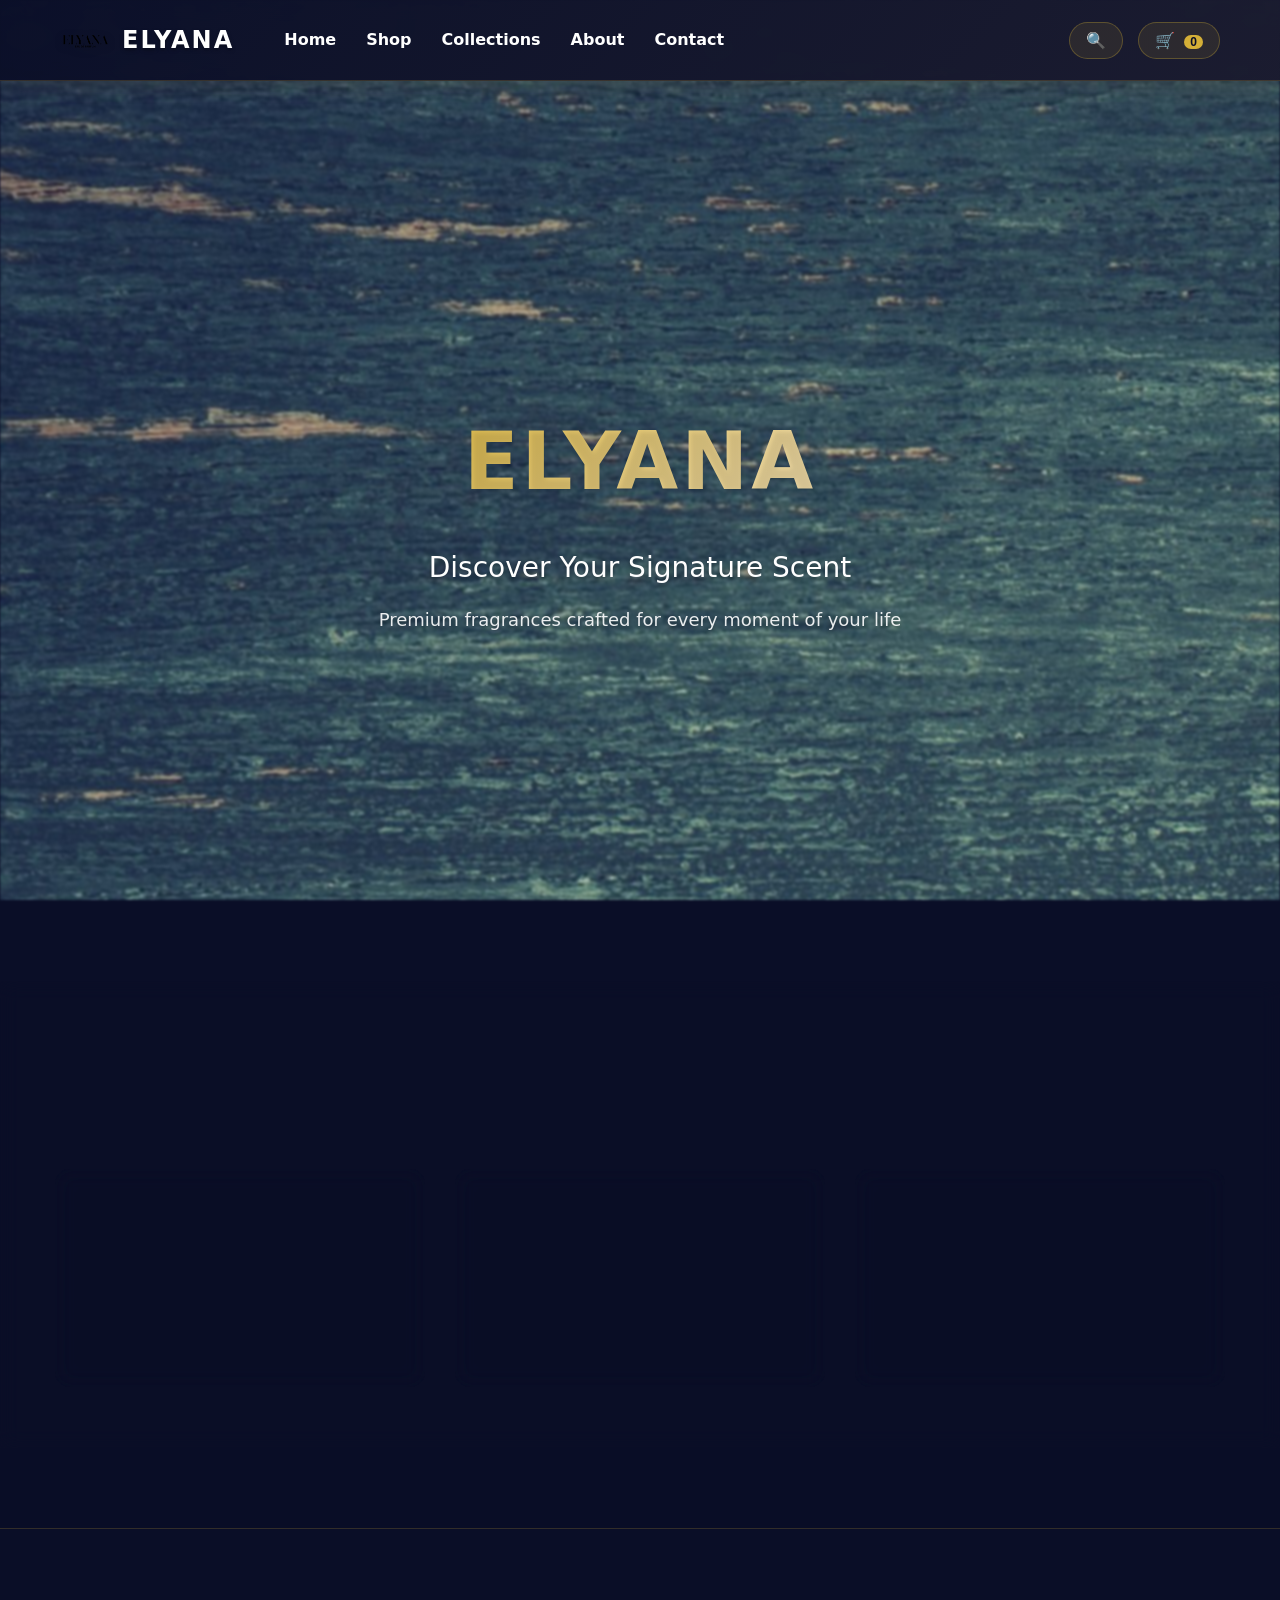
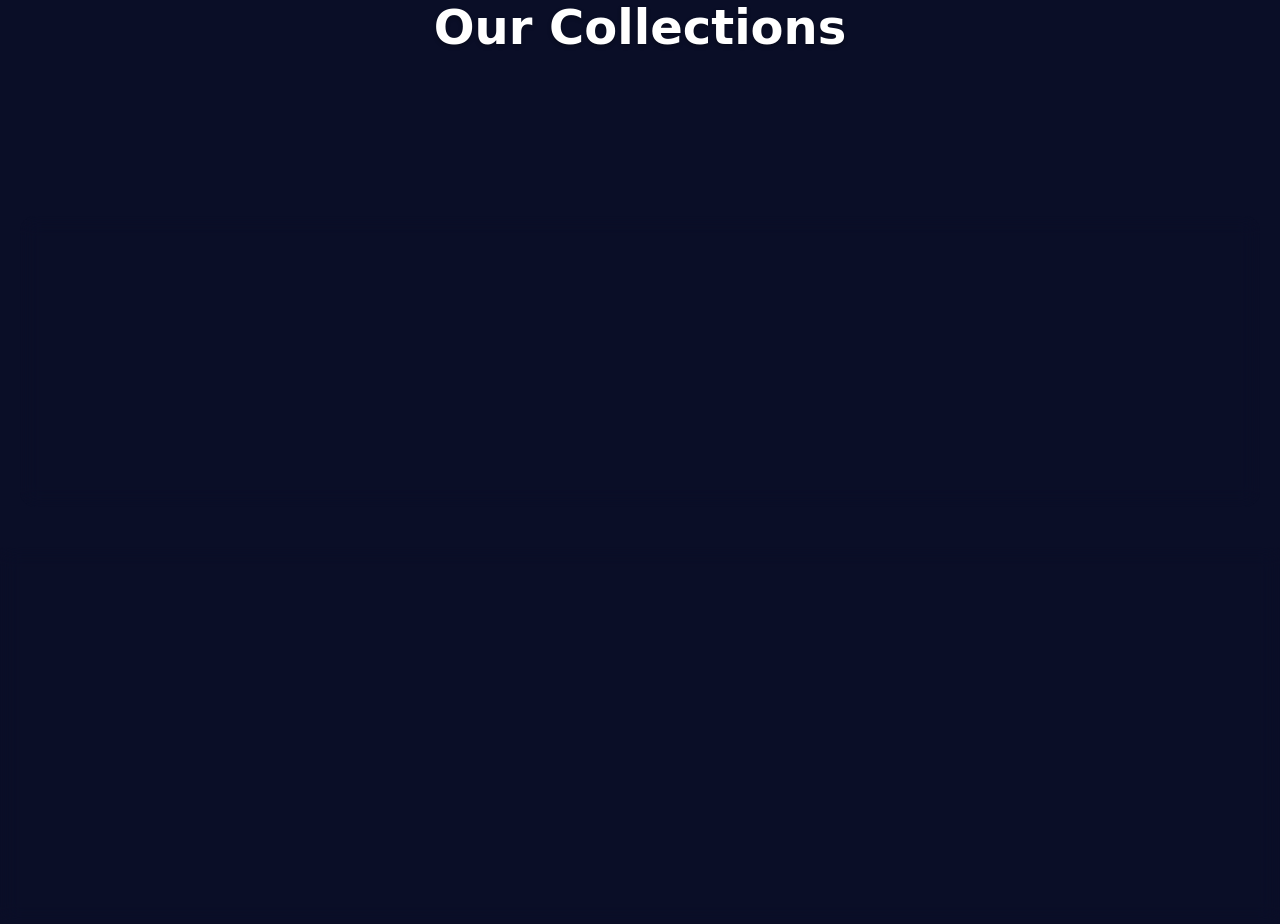
<file: index.html>
<!DOCTYPE html>
<html lang="en">
<head>
    <meta charset="UTF-8">
    <meta name="viewport" content="width=device-width, initial-scale=1.0">
    <title>Elyana - Premium Perfume Collection</title>
    <link rel="stylesheet" href="style.css">
</head>
<body>
    <!-- Animated Background -->
    <div class="animated-bg"></div>

    <!-- Header/Navigation -->
    <header class="header">
        <nav class="navbar">
            <div class="navbar-container">
                <div class="logo-section">
                    <img src="image-removebg-preview.png" alt="Elyana Logo" class="logo">
                    <span class="brand-name">ELYANA</span>
                </div>
                
                <div class="hamburger" id="hamburger">
                    <span></span>
                    <span></span>
                    <span></span>
                </div>

                <ul class="nav-menu" id="navMenu">
                    <li><a href="#home" class="nav-link">Home</a></li>
                    <li><a href="#categories" class="nav-link">Shop</a></li>
                    <li><a href="#products" class="nav-link">Collections</a></li>
                    <li><a href="#about" class="nav-link">About</a></li>
                    <li><a href="#contact" class="nav-link">Contact</a></li>
                </ul>

                <div class="nav-icons">
                    <button class="search-btn" id="searchBtn">🔍</button>
                    <button class="cart-btn" id="cartBtn">🛒 <span class="cart-count">0</span></button>
                </div>
            </div>
        </nav>
    </header>

    <!-- Hero Section -->
    <section class="hero" id="home">
        <div class="hero-content">
            <h1 class="hero-title">ELYANA</h1>
            <p class="hero-subtitle">Discover Your Signature Scent</p>
            <p class="hero-description">Premium fragrances crafted for every moment of your life</p>
            <!-- <button class="cta-btn" type="button">Explore Now</button> -->
        </div>
    </section>

    <!-- Categories Section -->
    <section class="categories" id="categories">
        <div class="container">
            <h2 class="section-title">Shop by Category</h2>
            <div class="category-grid">
                <a href="men.html" class="category-card" data-filter="men">
                    <div class="category-icon"></div>
                    <h3>For Men</h3>
                    <p>Bold & Masculine</p>
                    <span class="view-btn">View Collection →</span>
                </a>
                <a href="women.html" class="category-card" data-filter="women">
                    <div class="category-icon"></div>
                    <h3>For Women</h3>
                    <p>Elegant & Sensual</p>
                    <span class="view-btn">View Collection →</span>
                </a>
                <a href="unisex.html" class="category-card" data-filter="unisex">
                    <div class="category-icon"></div>
                    <h3>Unisex</h3>
                    <p>Versatile & Unique</p>
                    <span class="view-btn">View Collection →</span>
                </a>
            </div>
        </div>
    </section>

    <!-- Filter Section -->
    <section class="filter-section">
        <div class="container">
            
        </div>
    </section>

    <!-- Products Section -->
    <section class="products" id="products">
        <div class="container">
            <h2 class="section-title">Our Collections</h2>
            <div class="product-grid" id="productGrid"></div>
        </div>
    </section>

    <!-- Newsletter Section -->
    <section class="newsletter">
        <div class="container">
            <div class="newsletter-content">
                <h2>Subscribe to Our Newsletter</h2>
                <p>Get exclusive offers and new collection updates delivered to your inbox</p>
                <form class="newsletter-form" id="newsletterForm">
                    <input type="email" placeholder="Enter your email" required>
                    <button type="submit" class="subscribe-btn">Subscribe</button>
                </form>
            </div>
        </div>
    </section>

    <!-- Footer -->
    <footer class="footer">
        <div class="container">
            <div class="footer-grid">
                <div class="footer-section">
                    <h3>About ELYANA</h3>
                    <p>Premium fragrances crafted with the finest ingredients from around the world.</p>
                </div>
                <div class="footer-section">
                    <h3>Quick Links</h3>
                    <ul>
                        <li><a href="#home">Home</a></li>
                        <li><a href="#products">Products</a></li>
                        <li><a href="#about">About Us</a></li>
                        <li><a href="#contact">Contact</a></li>
                    </ul>
                </div>
                <div class="footer-section">
                    <h3>Customer Service</h3>
                    <ul>
                        <li><a href="#">Shipping Info</a></li>
                        <li><a href="#">Returns</a></li>
                        <li><a href="#">FAQ</a></li>
                        <li><a href="#">Privacy Policy</a></li>
                    </ul>
                </div>
                <div class="footer-section">
                    <h3>Follow Us</h3>
                    <div class="social-links">
                        <a href="https://www.facebook.com/profile.php?id=100063915198707&rdid=8T5EeTKWWXQXfzsq&share_url=https%3A%2F%2Fwww.facebook.com%2Fshare%2F1A34n91hqS%2F#" class="social-link">Facebook</a>                      
                        <a href="https://www.instagram.com/elyana_fragrances?utm_source=ig_web_button_share_sheet&igsh=ZDNlZDc0MzIxNw==" class="social-link">Instagram</a>   
                        <a href="https://www.tiktok.com/@elyana_942?_r=1&_t=ZS-96uk3qIa9dh" class="social-link">TikTok</a>              
                        
                    </div>
                </div>
            </div>
            <div class="footer-bottom">
                <p>&copy; 2024 ELYANA. All rights reserved.</p>
            </div>
        </div>
    </footer>

    <script src="script.js"></script>
</body>
</html>
</file>
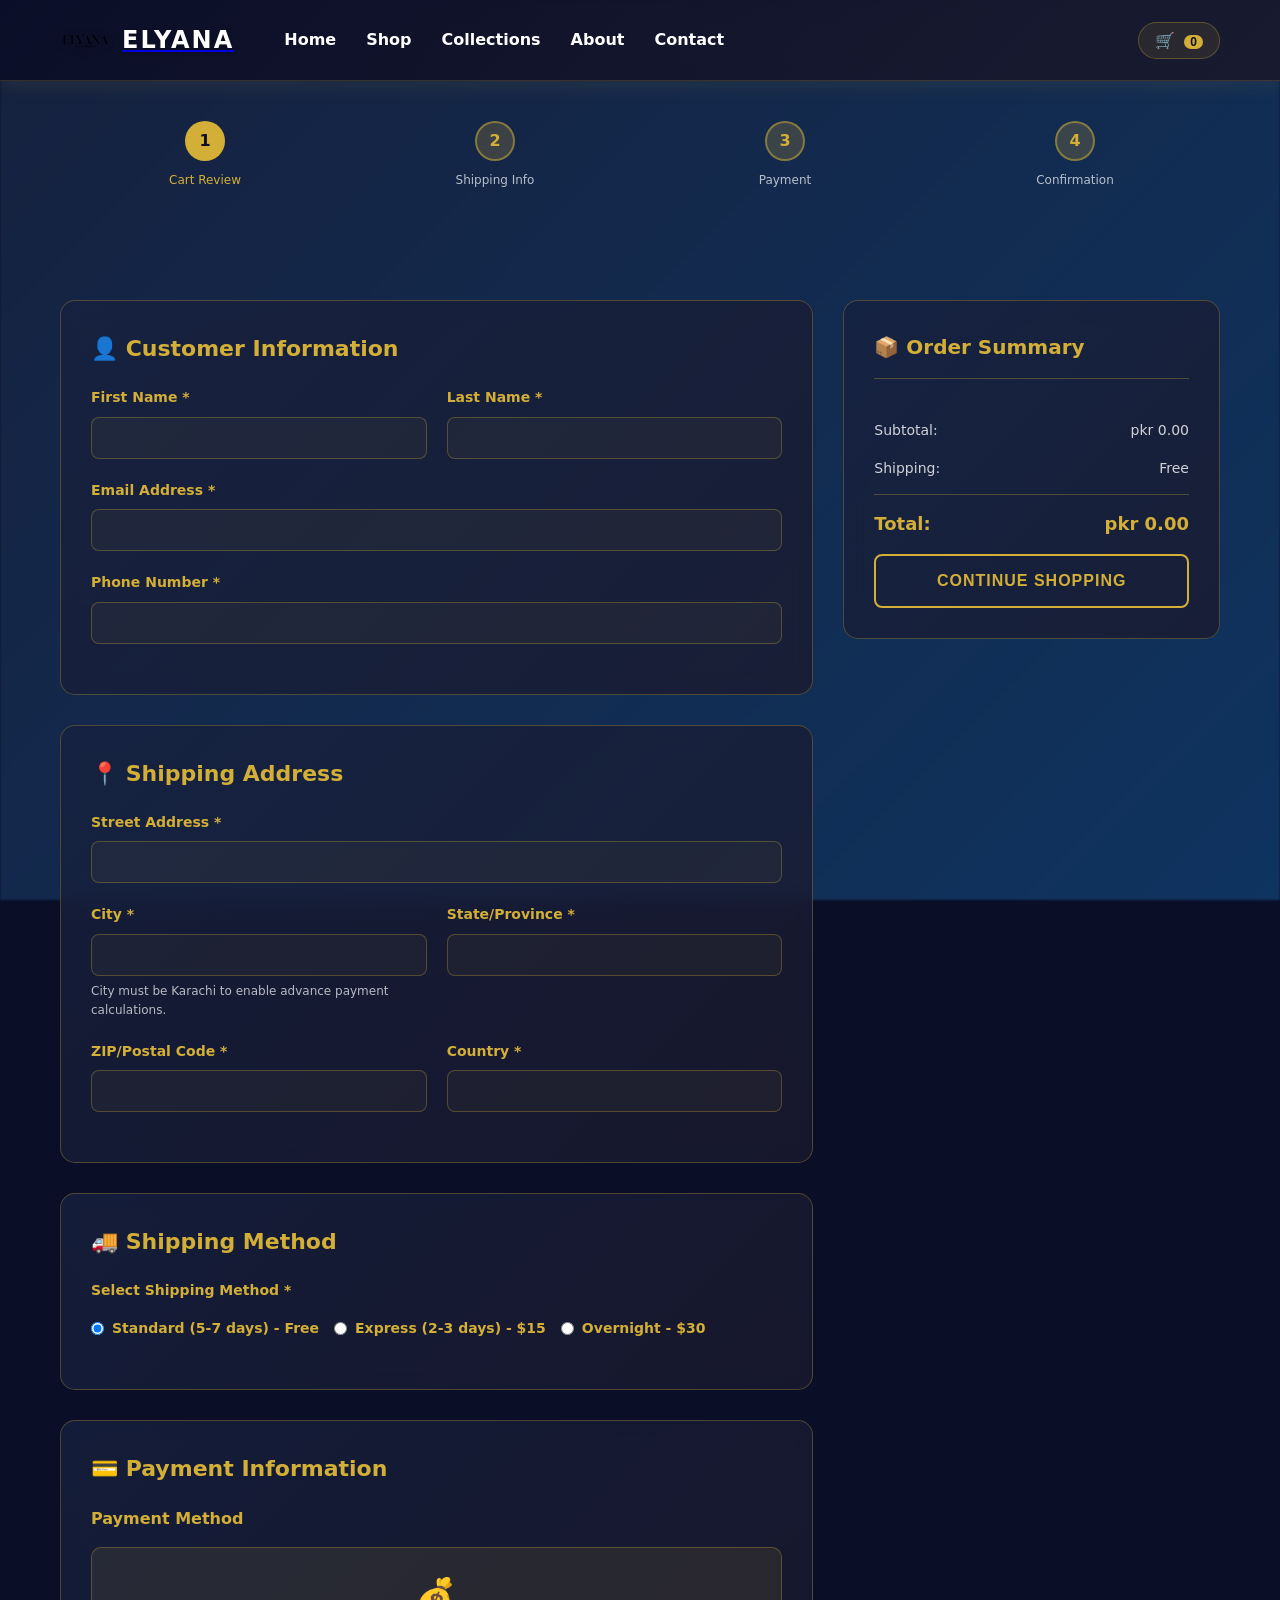
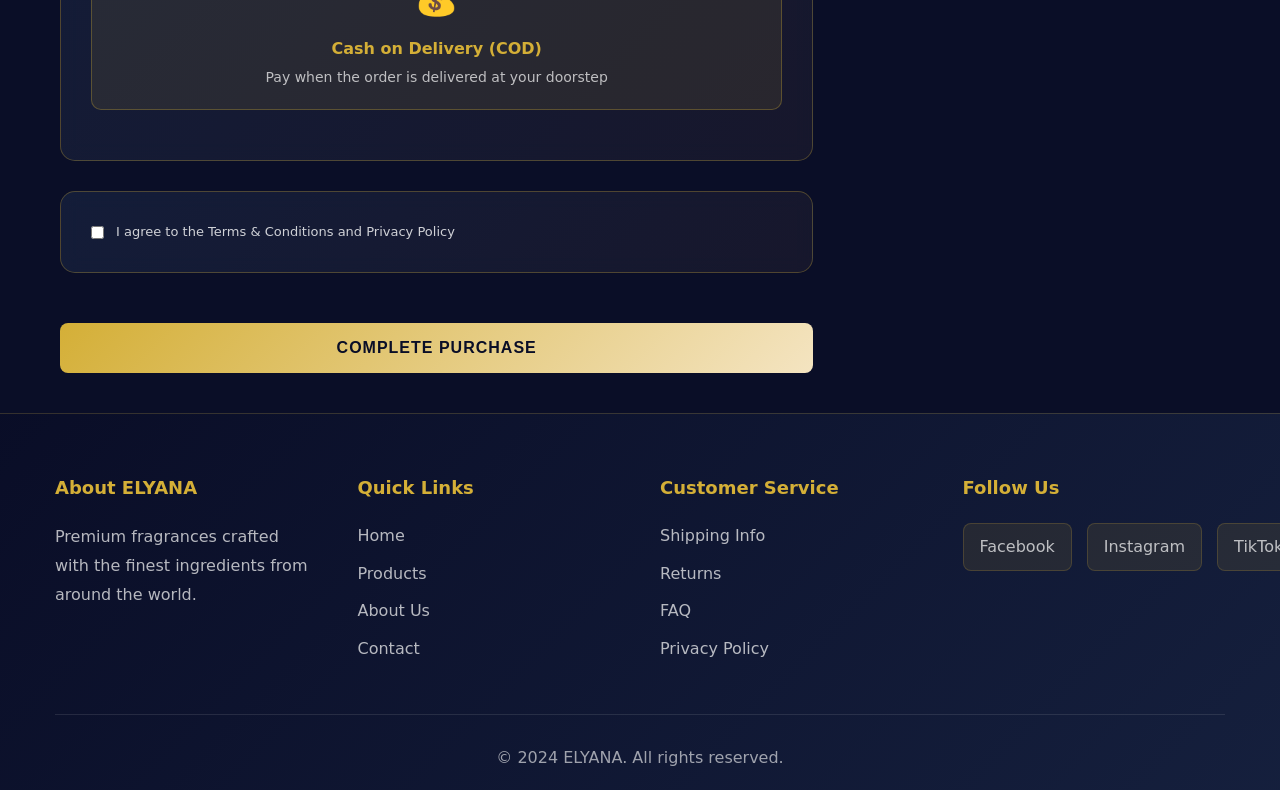
<file: checkout.html>
<!DOCTYPE html>
<html lang="en">
<head>
    <meta charset="UTF-8">
    <meta name="viewport" content="width=device-width, initial-scale=1.0">
    <title>Checkout - ELYANA</title>
    <link rel="stylesheet" href="style.css">
    <style>
        .checkout-container {
            display: grid;
            grid-template-columns: 2fr 1fr;
            gap: 30px;
            padding: 40px 20px;
            max-width: 1200px;
            margin: 0 auto;
        }

        .checkout-form {
            display: flex;
            flex-direction: column;
            gap: 30px;
        }

        .form-section {
            background: linear-gradient(135deg, rgba(22, 33, 62, 0.8), rgba(26, 26, 46, 0.8));
            backdrop-filter: blur(10px);
            border: 1px solid rgba(212, 175, 55, 0.3);
            padding: 30px;
            border-radius: 15px;
        }

        .form-section h2 {
            color: #d4af37;
            font-size: 22px;
            margin-bottom: 20px;
            display: flex;
            align-items: center;
            gap: 10px;
        }

        .form-row {
            display: grid;
            grid-template-columns: 1fr 1fr;
            gap: 20px;
            margin-bottom: 20px;
        }

        .form-row.full {
            grid-template-columns: 1fr;
        }

        .form-group {
            display: flex;
            flex-direction: column;
        }

        .form-group label {
            color: #d4af37;
            font-weight: 600;
            margin-bottom: 8px;
            font-size: 14px;
        }

        .form-group input,
        .form-group select,
        .form-group textarea {
            padding: 12px 15px;
            border: 1px solid rgba(212, 175, 55, 0.3);
            border-radius: 8px;
            background: rgba(212, 175, 55, 0.05);
            color: white;
            font-size: 14px;
            font-family: inherit;
            transition: all 0.3s ease;
        }

        .form-group input:focus,
        .form-group select:focus,
        .form-group textarea:focus {
            outline: none;
            border-color: #d4af37;
            background: rgba(212, 175, 55, 0.1);
            box-shadow: 0 0 10px rgba(212, 175, 55, 0.2);
        }

        .form-group textarea {
            resize: vertical;
            min-height: 80px;
        }

        .payment-options {
            display: grid;
            grid-template-columns: repeat(3, 1fr);
            gap: 15px;
            margin-top: 15px;
        }

        .payment-option {
            padding: 15px;
            border: 2px solid rgba(212, 175, 55, 0.3);
            border-radius: 8px;
            text-align: center;
            cursor: pointer;
            transition: all 0.3s ease;
            background: rgba(212, 175, 55, 0.05);
        }

        .payment-option:hover {
            border-color: #d4af37;
            background: rgba(212, 175, 55, 0.1);
        }

        .payment-option input[type="radio"] {
            margin-right: 8px;
        }

        .payment-option label {
            cursor: pointer;
            margin: 0;
        }

        /* Order Summary */
        .order-summary {
            background: linear-gradient(135deg, rgba(22, 33, 62, 0.8), rgba(26, 26, 46, 0.8));
            backdrop-filter: blur(10px);
            border: 1px solid rgba(212, 175, 55, 0.3);
            padding: 30px;
            border-radius: 15px;
            height: fit-content;
            position: sticky;
            top: 100px;
        }

        .order-summary h3 {
            color: #d4af37;
            font-size: 20px;
            margin-bottom: 20px;
            padding-bottom: 15px;
            border-bottom: 1px solid rgba(212, 175, 55, 0.3);
        }

        .cart-items {
            display: flex;
            flex-direction: column;
            gap: 15px;
            margin-bottom: 20px;
        }

        .cart-item {
            display: flex;
            justify-content: space-between;
            align-items: center;
            padding: 12px;
            background: rgba(212, 175, 55, 0.05);
            border-radius: 8px;
            border: 1px solid rgba(212, 175, 55, 0.2);
        }

        .item-details {
            flex: 1;
        }

        .item-name {
            color: white;
            font-weight: 600;
            margin-bottom: 5px;
        }

        .item-quantity {
            color: rgba(255, 255, 255, 0.6);
            font-size: 12px;
        }

        .item-price {
            color: #d4af37;
            font-weight: 700;
            font-size: 16px;
        }

        .summary-row {
            display: flex;
            justify-content: space-between;
            margin-bottom: 15px;
            color: rgba(255, 255, 255, 0.8);
            font-size: 14px;
        }

        .summary-row.total {
            padding-top: 15px;
            border-top: 1px solid rgba(212, 175, 55, 0.3);
            font-size: 18px;
            font-weight: 700;
            color: #d4af37;
        }

        .checkout-btn {
            width: 100%;
            padding: 16px;
            background: linear-gradient(135deg, #d4af37, #f4e4c1);
            border: none;
            color: #0a0e27;
            border-radius: 8px;
            font-weight: 700;
            font-size: 16px;
            cursor: pointer;
            transition: all 0.3s ease;
            margin-top: 20px;
            text-transform: uppercase;
            letter-spacing: 1px;
        }

        .checkout-btn:hover {
            box-shadow: 0 10px 30px rgba(212, 175, 55, 0.4);
            transform: translateY(-2px);
        }

        .progress-steps {
            display: flex;
            justify-content: space-between;
            margin-bottom: 40px;
            max-width: 1200px;
            margin-left: auto;
            margin-right: auto;
        }

        .step {
            display: flex;
            flex-direction: column;
            align-items: center;
            gap: 10px;
            flex: 1;
        }

        .step-number {
            width: 40px;
            height: 40px;
            border-radius: 50%;
            background: rgba(212, 175, 55, 0.2);
            border: 2px solid rgba(212, 175, 55, 0.5);
            display: flex;
            align-items: center;
            justify-content: center;
            color: #d4af37;
            font-weight: 700;
        }

        .step.active .step-number {
            background: #d4af37;
            color: #0a0e27;
        }

        .step-label {
            color: rgba(255, 255, 255, 0.7);
            font-size: 12px;
            text-align: center;
        }

        .step.active .step-label {
            color: #d4af37;
        }

        .step-connector {
            flex: 1;
            height: 2px;
            background: rgba(212, 175, 55, 0.2);
            margin-top: 20px;
            display: none;
        }

        @media (min-width: 1024px) {
            .step-connector {
                display: block;
            }
        }

        @media (max-width: 768px) {
            .checkout-container {
                grid-template-columns: 1fr;
            }

            .order-summary {
                position: static;
                order: -1;
            }

            .payment-options {
                grid-template-columns: 1fr;
            }

            .form-row {
                grid-template-columns: 1fr;
            }

            .progress-steps {
                gap: 10px;
            }

            .step-connector {
                display: none !important;
            }
        }
    </style>
</head>
<body>
    <!-- Animated Background -->
    <div class="animated-bg"></div>

    <!-- Header/Navigation -->
    <header class="header">
        <nav class="navbar">
            <div class="navbar-container">
                <a href="index.html" class="logo-section">
                    <img src="image-removebg-preview.png" alt="Elyana Logo" class="logo">
                    <span class="brand-name">ELYANA</span>
                </a>
                
                <div class="hamburger" id="hamburger">
                    <span></span>
                    <span></span>
                    <span></span>
                </div>

                <ul class="nav-menu" id="navMenu">
                    <li><a href="index.html#home" class="nav-link">Home</a></li>
                    <li><a href="index.html#categories" class="nav-link">Shop</a></li>
                    <li><a href="index.html#products" class="nav-link">Collections</a></li>
                    <li><a href="#about" class="nav-link">About</a></li>
                    <li><a href="#contact" class="nav-link">Contact</a></li>
                </ul>

                <div class="nav-icons">
                    <button class="cart-btn" id="cartBtn">🛒 <span class="cart-count">0</span></button>
                </div>
            </div>
        </nav>
    </header>

    <!-- Progress Steps -->
    <div class="progress-steps" style="padding: 40px 20px 0;">
        <div class="step active">
            <div class="step-number">1</div>
            <div class="step-label">Cart Review</div>
            <div class="step-connector"></div>
        </div>
        <div class="step">
            <div class="step-number">2</div>
            <div class="step-label">Shipping Info</div>
            <div class="step-connector"></div>
        </div>
        <div class="step">
            <div class="step-number">3</div>
            <div class="step-label">Payment</div>
            <div class="step-connector"></div>
        </div>
        <div class="step">
            <div class="step-number">4</div>
            <div class="step-label">Confirmation</div>
        </div>
    </div>

    <!-- Checkout Section -->
    <div class="checkout-container">
        <form class="checkout-form" id="checkoutForm">
            <!-- Customer Information -->
            <div class="form-section">
                <h2>👤 Customer Information</h2>
                <div class="form-row">
                    <div class="form-group">
                        <label for="firstName">First Name *</label>
                        <input type="text" id="firstName" name="firstName" required>
                    </div>
                    <div class="form-group">
                        <label for="lastName">Last Name *</label>
                        <input type="text" id="lastName" name="lastName" required>
                    </div>
                </div>
                <div class="form-row full">
                    <div class="form-group">
                        <label for="email">Email Address *</label>
                        <input type="email" id="email" name="email" required>
                    </div>
                </div>
                <div class="form-row full">
                    <div class="form-group">
                        <label for="phone">Phone Number *</label>
                        <input type="tel" id="phone" name="phone" required>
                    </div>
                </div>
            </div>

            <!-- Shipping Address -->
            <div class="form-section">
                <h2>📍 Shipping Address</h2>
                <div class="form-row full">
                    <div class="form-group">
                        <label for="address">Street Address *</label>
                        <input type="text" id="address" name="address" required>
                    </div>
                </div>
            <div class="form-row">
                    <div class="form-group">
                        <label for="city">City *</label>
                        <input type="text" id="city" name="city" required>
                        <div style="color: rgba(255,255,255,0.7); font-size:12px; margin-top:6px;">City must be Karachi to enable advance payment calculations.</div>
                    </div>
                    <div class="form-group">
                        <label for="state">State/Province *</label>
                        <input type="text" id="state" name="state" required>
                    </div>
                </div>
                <div class="form-row">
                    <div class="form-group">
                        <label for="zipcode">ZIP/Postal Code *</label>
                        <input type="text" id="zipcode" name="zipcode" required>
                    </div>
                    <div class="form-group">
                        <label for="country">Country *</label>
                        <input type="text" id="country" name="country" required>
                    </div>
                </div>
            </div>

            <!-- Shipping Method -->
            <div class="form-section">
                <h2>🚚 Shipping Method</h2>
                <div class="form-row full">
                    <div class="form-group">
                        <label style="margin-bottom: 15px;">Select Shipping Method *</label>
                        <div style="display: flex; gap: 15px; flex-wrap: wrap;">
                            <label style="display: flex; align-items: center; gap: 8px; margin: 0;">
                                <input type="radio" name="shipping" value="standard" checked>
                                <span>Standard (5-7 days) - Free</span>
                            </label>
                            <label style="display: flex; align-items: center; gap: 8px; margin: 0;">
                                <input type="radio" name="shipping" value="express">
                                <span>Express (2-3 days) - $15</span>
                            </label>
                            <label style="display: flex; align-items: center; gap: 8px; margin: 0;">
                                <input type="radio" name="shipping" value="overnight">
                                <span>Overnight - $30</span>
                            </label>
                        </div>
                    </div>
                </div>
            </div>

            <!-- Payment Information -->
            <div class="form-section">
                <h2>💳 Payment Information</h2>
                <div style="margin-bottom: 20px;">
                    <label style="display: block; margin-bottom: 15px; color: #d4af37; font-weight: 600;">Payment Method</label>
                    <div style="background: rgba(212, 175, 55, 0.1); border: 1px solid rgba(212, 175, 55, 0.3); padding: 20px; border-radius: 10px; text-align: center;">
                        <div style="font-size: 36px; margin-bottom: 10px;">💰</div>
                        <div style="color: #d4af37; font-weight: 600; font-size: 16px; margin-bottom: 5px;">Cash on Delivery (COD)</div>
                        <div style="color: rgba(255, 255, 255, 0.7); font-size: 14px;">Pay when the order is delivered at your doorstep</div>
                        <input type="hidden" name="paymentMethod" value="COD">
                    </div>
                </div>
            </div>

            <!-- Terms & Conditions -->
            <div class="form-section">
                <label style="display: flex; align-items: flex-start; gap: 12px; cursor: pointer;">
                    <input type="checkbox" id="terms" name="terms" required style="margin-top: 4px;">
                    <span style="color: rgba(255, 255, 255, 0.8); font-size: 13px;">I agree to the Terms & Conditions and Privacy Policy</span>
                </label>
            </div>

            <button type="submit" class="checkout-btn">Complete Purchase</button>
        </form>

        <!-- Order Summary Sidebar -->
        <div class="order-summary">
            <h3>📦 Order Summary</h3>
            <div class="cart-items" id="cartItems">
                <!-- Cart items will be populated by JavaScript -->
            </div>
            
            <div class="summary-row">
                <span>Subtotal:</span>
<span id="subtotal">pkr 0.00</span>
            </div>
            <div class="summary-row">
                <span>Shipping:</span>
                <span id="shippingCost">Free</span>
            </div>
        <!-- Tax removed -->
            <div class="summary-row" style="display:none;">
                <span>Tax (10%):</span>
                <span id="tax">pkr 0.00</span>
            </div>
            <div class="summary-row total">
                <span>Total:</span>
<span id="total">pkr 0.00</span>
            </div>

            <button type="button" class="checkout-btn" style="margin-top: 0; background: transparent; border: 2px solid #d4af37; color: #d4af37;">Continue Shopping</button>
        </div>
    </div>

    <!-- Footer -->
    <footer class="footer">
        <div class="container">
            <div class="footer-grid">
                <div class="footer-section">
                    <h3>About ELYANA</h3>
                    <p>Premium fragrances crafted with the finest ingredients from around the world.</p>
                </div>
                <div class="footer-section">
                    <h3>Quick Links</h3>
                    <ul>
                        <li><a href="index.html">Home</a></li>
                        <li><a href="index.html#products">Products</a></li>
                        <li><a href="#about">About Us</a></li>
                        <li><a href="#contact">Contact</a></li>
                    </ul>
                </div>
                <div class="footer-section">
                    <h3>Customer Service</h3>
                    <ul>
                        <li><a href="#">Shipping Info</a></li>
                        <li><a href="#">Returns</a></li>
                        <li><a href="#">FAQ</a></li>
                        <li><a href="#">Privacy Policy</a></li>
                    </ul>
                </div>
                <div class="footer-section">
                    <h3>Follow Us</h3>
                    <div class="social-links">
                       <a href="https://www.facebook.com/profile.php?id=100063915198707&rdid=8T5EeTKWWXQXfzsq&share_url=https%3A%2F%2Fwww.facebook.com%2Fshare%2F1A34n91hqS%2F#" class="social-link">Facebook</a>                      
                        <a href="https://www.instagram.com/elyana_fragrances?utm_source=ig_web_button_share_sheet&igsh=ZDNlZDc0MzIxNw==" class="social-link">Instagram</a>   
                        <a href="https://www.tiktok.com/@elyana_942?_r=1&_t=ZS-96uk3qIa9dh" class="social-link">TikTok</a>     
                    </div>
                </div>
            </div>
            <div class="footer-bottom">
                <p>&copy; 2024 ELYANA. All rights reserved.</p>
            </div>
        </div>
    </footer>

    <script src="checkout.js"></script>
</body>
</html>
</file>
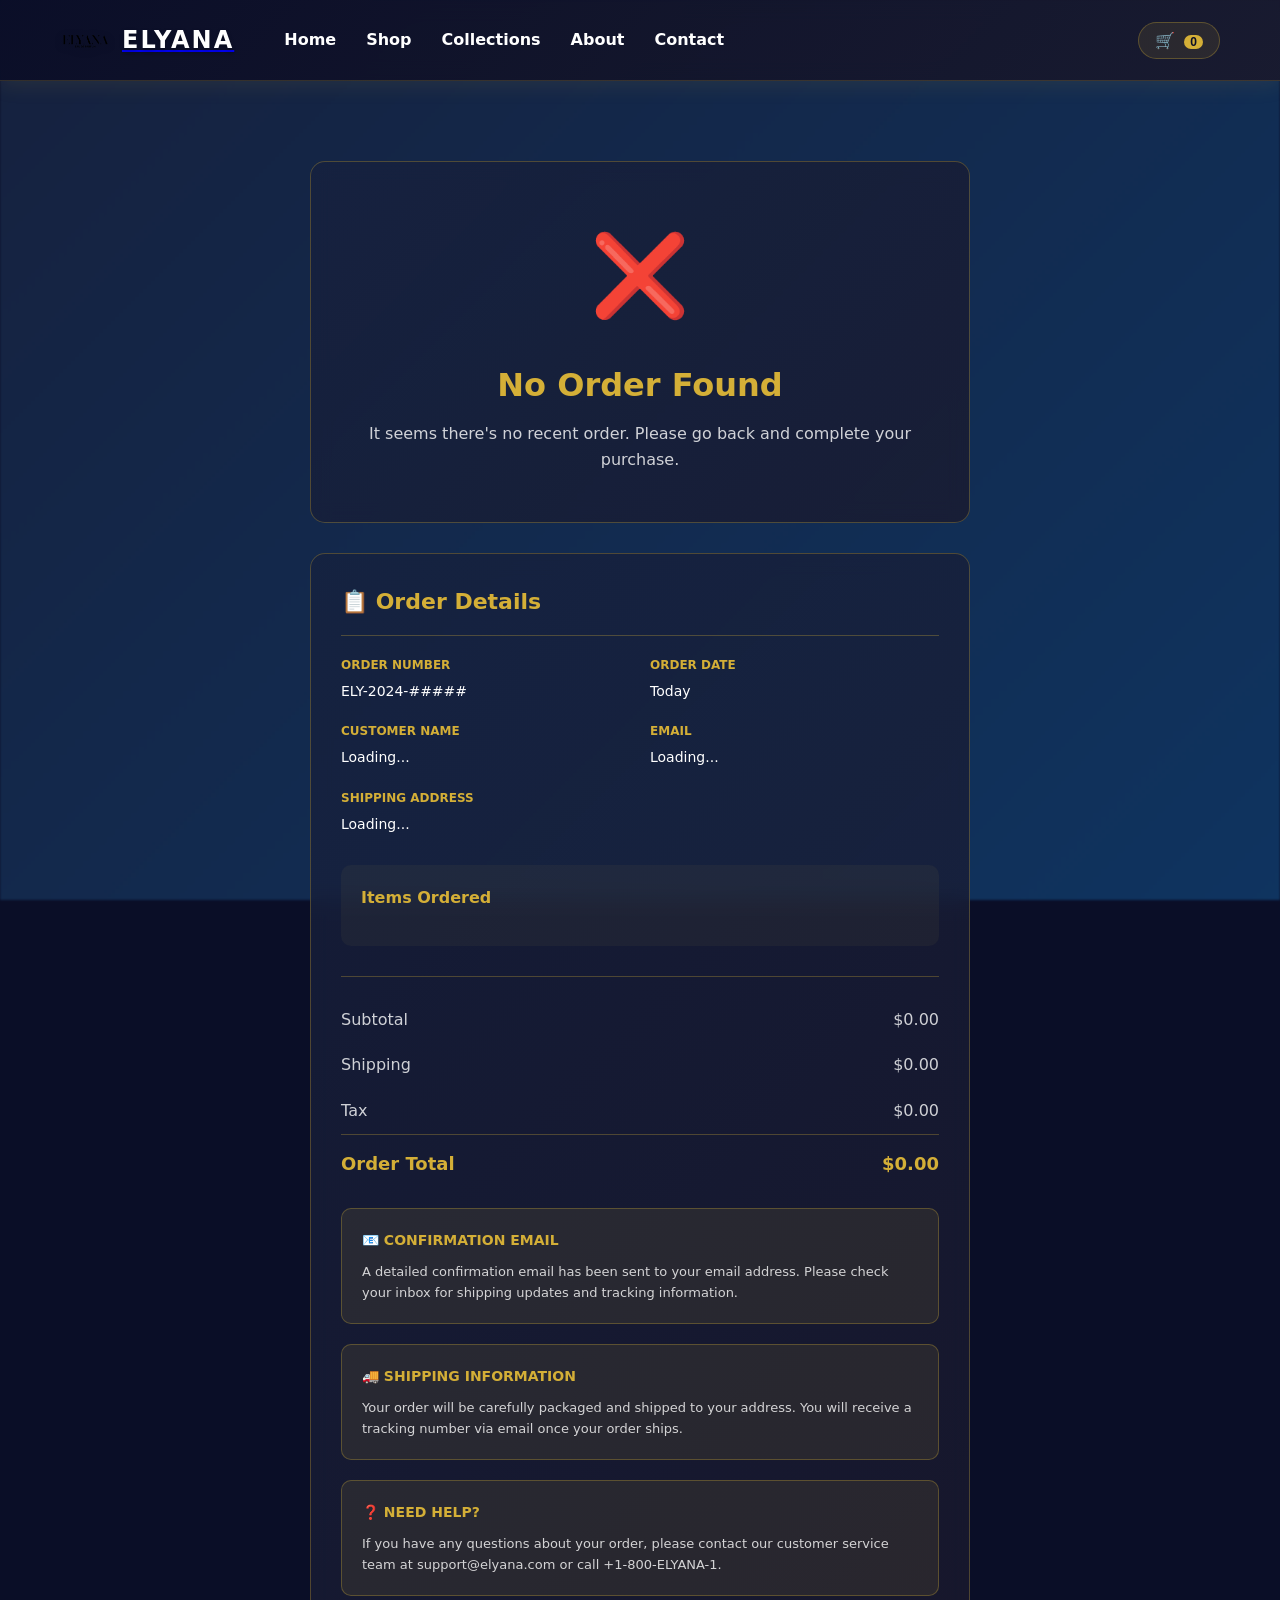
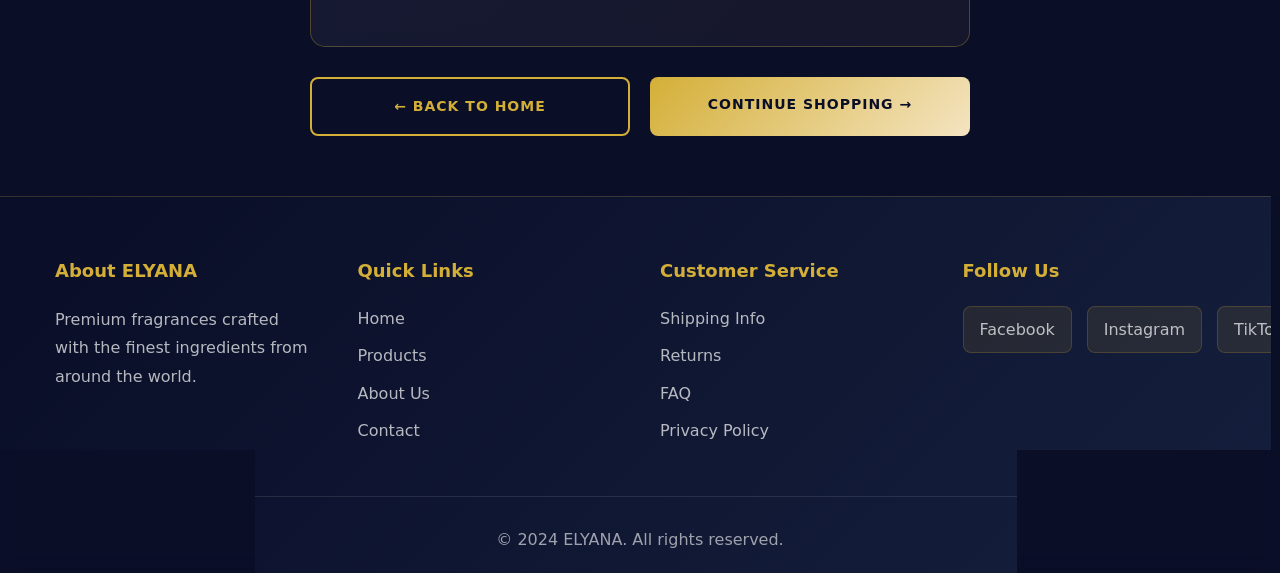
<file: confirmation.html>
<!DOCTYPE html>
<html lang="en">
<head>
    <meta charset="UTF-8">
    <meta name="viewport" content="width=device-width, initial-scale=1.0">
    <title>Order Confirmation - ELYANA</title>
    <link rel="stylesheet" href="style.css">
    <style>
        .confirmation-container {
            max-width: 700px;
            margin: 60px auto 40px;
            padding: 20px;
        }

        .success-message {
            background: linear-gradient(135deg, rgba(22, 33, 62, 0.8), rgba(26, 26, 46, 0.8));
            backdrop-filter: blur(10px);
            border: 1px solid rgba(212, 175, 55, 0.3);
            padding: 50px 30px;
            border-radius: 15px;
            text-align: center;
            margin-bottom: 30px;
        }

        .success-icon {
            font-size: 80px;
            margin-bottom: 20px;
            animation: scaleIn 0.6s ease;
        }

        .success-message h1 {
            color: #d4af37;
            font-size: 32px;
            margin-bottom: 10px;
        }

        .success-message p {
            color: rgba(255, 255, 255, 0.8);
            font-size: 16px;
            line-height: 1.6;
        }

        @keyframes scaleIn {
            from {
                transform: scale(0);
            }
            to {
                transform: scale(1);
            }
        }

        .order-details {
            background: linear-gradient(135deg, rgba(22, 33, 62, 0.8), rgba(26, 26, 46, 0.8));
            backdrop-filter: blur(10px);
            border: 1px solid rgba(212, 175, 55, 0.3);
            padding: 30px;
            border-radius: 15px;
            margin-bottom: 30px;
        }

        .order-details h2 {
            color: #d4af37;
            font-size: 22px;
            margin-bottom: 20px;
            padding-bottom: 15px;
            border-bottom: 1px solid rgba(212, 175, 55, 0.3);
        }

        .detail-row {
            display: grid;
            grid-template-columns: 1fr 1fr;
            gap: 20px;
            margin-bottom: 20px;
        }

        .detail-row.full {
            grid-template-columns: 1fr;
        }

        .detail-item {
            display: flex;
            flex-direction: column;
        }

        .detail-label {
            color: #d4af37;
            font-size: 12px;
            font-weight: 600;
            margin-bottom: 5px;
            text-transform: uppercase;
        }

        .detail-value {
            color: white;
            font-size: 14px;
        }

        .order-items {
            margin: 30px 0;
            padding: 20px;
            background: rgba(212, 175, 55, 0.05);
            border-radius: 10px;
        }

        .order-items h3 {
            color: #d4af37;
            font-size: 16px;
            margin-bottom: 15px;
        }

        .item-row {
            display: flex;
            justify-content: space-between;
            align-items: center;
            padding: 10px 0;
            border-bottom: 1px solid rgba(212, 175, 55, 0.2);
            color: rgba(255, 255, 255, 0.8);
        }

        .item-row:last-child {
            border-bottom: none;
        }

        .item-name {
            flex: 1;
        }

        .item-qty {
            margin: 0 15px;
            color: rgba(255, 255, 255, 0.6);
            font-size: 12px;
        }

        .item-price {
            color: #d4af37;
            font-weight: 700;
        }

        .order-summary {
            margin: 20px 0;
            padding-top: 20px;
            border-top: 1px solid rgba(212, 175, 55, 0.3);
        }

        .summary-row {
            display: flex;
            justify-content: space-between;
            padding: 10px 0;
            color: rgba(255, 255, 255, 0.8);
        }

        .summary-row.total {
            border-top: 1px solid rgba(212, 175, 55, 0.3);
            padding-top: 15px;
            font-size: 18px;
            font-weight: 700;
            color: #d4af37;
        }

        .action-buttons {
            display: grid;
            grid-template-columns: 1fr 1fr;
            gap: 20px;
            margin-top: 30px;
        }

        .btn {
            padding: 16px;
            border: none;
            border-radius: 8px;
            font-weight: 700;
            font-size: 14px;
            cursor: pointer;
            transition: all 0.3s ease;
            text-transform: uppercase;
            letter-spacing: 1px;
            text-decoration: none;
            text-align: center;
        }

        .btn-primary {
            background: linear-gradient(135deg, #d4af37, #f4e4c1);
            color: #0a0e27;
        }

        .btn-primary:hover {
            box-shadow: 0 10px 30px rgba(212, 175, 55, 0.4);
            transform: translateY(-2px);
        }

        .btn-secondary {
            background: transparent;
            border: 2px solid #d4af37;
            color: #d4af37;
        }

        .btn-secondary:hover {
            background: rgba(212, 175, 55, 0.1);
        }

        .info-box {
            background: rgba(212, 175, 55, 0.1);
            border: 1px solid rgba(212, 175, 55, 0.3);
            padding: 20px;
            border-radius: 10px;
            margin-bottom: 20px;
        }

        .info-box h3 {
            color: #d4af37;
            font-size: 14px;
            margin-bottom: 10px;
            text-transform: uppercase;
        }

        .info-box p {
            color: rgba(255, 255, 255, 0.8);
            font-size: 13px;
            line-height: 1.6;
        }

        @media (max-width: 480px) {
            .confirmation-container {
                margin-top: 40px;
            }

            .success-message {
                padding: 30px 20px;
            }

            .success-icon {
                font-size: 60px;
            }

            .success-message h1 {
                font-size: 24px;
            }

            .detail-row {
                grid-template-columns: 1fr;
            }

            .action-buttons {
                grid-template-columns: 1fr;
            }

            .order-details {
                padding: 20px;
            }
        }
    </style>
</head>
<body>
    <!-- Animated Background -->
    <div class="animated-bg"></div>

    <!-- Header/Navigation -->
    <header class="header">
        <nav class="navbar">
            <div class="navbar-container">
                <a href="index.html" class="logo-section">
                    <img src="image-removebg-preview.png" alt="Elyana Logo" class="logo">
                    <span class="brand-name">ELYANA</span>
                </a>
                
                <div class="hamburger" id="hamburger">
                    <span></span>
                    <span></span>
                    <span></span>
                </div>

                <ul class="nav-menu" id="navMenu">
                    <li><a href="index.html#home" class="nav-link">Home</a></li>
                    <li><a href="index.html#categories" class="nav-link">Shop</a></li>
                    <li><a href="index.html#products" class="nav-link">Collections</a></li>
                    <li><a href="#about" class="nav-link">About</a></li>
                    <li><a href="#contact" class="nav-link">Contact</a></li>
                </ul>

                <div class="nav-icons">
                    <button class="cart-btn" id="cartBtn">🛒 <span class="cart-count">0</span></button>
                </div>
            </div>
        </nav>
    </header>

    <!-- Confirmation Content -->
    <div class="confirmation-container">
        <!-- Success Message -->
        <div class="success-message">
            <div class="success-icon">✅</div>
            <h1>Order Confirmed!</h1>
            <p>Thank you for your purchase. Your order has been successfully placed and will be processed shortly.</p>
        </div>

        <!-- Order Details -->
        <div class="order-details">
            <h2>📋 Order Details</h2>
            
            <div class="detail-row">
                <div class="detail-item">
                    <span class="detail-label">Order Number</span>
                    <span class="detail-value" id="orderNumber">ELY-2024-#####</span>
                </div>
                <div class="detail-item">
                    <span class="detail-label">Order Date</span>
                    <span class="detail-value" id="orderDate">Today</span>
                </div>
            </div>

            <div class="detail-row">
                <div class="detail-item">
                    <span class="detail-label">Customer Name</span>
                    <span class="detail-value" id="customerName">Loading...</span>
                </div>
                <div class="detail-item">
                    <span class="detail-label">Email</span>
                    <span class="detail-value" id="customerEmail">Loading...</span>
                </div>
            </div>

            <div class="detail-row full">
                <div class="detail-item">
                    <span class="detail-label">Shipping Address</span>
                    <span class="detail-value" id="shippingAddress">Loading...</span>
                </div>
            </div>

            <!-- Order Items -->
            <div class="order-items">
                <h3>Items Ordered</h3>
                <div id="orderItems"></div>
            </div>

            <!-- Order Summary -->
            <div class="order-summary">
                <div class="summary-row">
                    <span>Subtotal</span>
                    <span id="confirmSubtotal">$0.00</span>
                </div>
                <div class="summary-row">
                    <span>Shipping</span>
                    <span id="confirmShipping">$0.00</span>
                </div>
                <div class="summary-row">
                    <span>Tax</span>
                    <span id="confirmTax">$0.00</span>
                </div>
                <div class="summary-row total">
                    <span>Order Total</span>
                    <span id="confirmTotal">$0.00</span>
                </div>
            </div>

            <!-- Info Boxes -->
            <div class="info-box">
                <h3>📧 Confirmation Email</h3>
                <p>A detailed confirmation email has been sent to your email address. Please check your inbox for shipping updates and tracking information.</p>
            </div>

            <div class="info-box">
                <h3>🚚 Shipping Information</h3>
                <p>Your order will be carefully packaged and shipped to your address. You will receive a tracking number via email once your order ships.</p>
            </div>

            <div class="info-box">
                <h3>❓ Need Help?</h3>
                <p>If you have any questions about your order, please contact our customer service team at support@elyana.com or call +1-800-ELYANA-1.</p>
            </div>
        </div>

        <!-- Action Buttons -->
        <div class="action-buttons">
            <a href="index.html" class="btn btn-secondary">← Back to Home</a>
            <a href="men.html" class="btn btn-primary">Continue Shopping →</a>
        </div>
    </div>

    <!-- Footer -->
    <footer class="footer">
        <div class="container">
            <div class="footer-grid">
                <div class="footer-section">
                    <h3>About ELYANA</h3>
                    <p>Premium fragrances crafted with the finest ingredients from around the world.</p>
                </div>
                <div class="footer-section">
                    <h3>Quick Links</h3>
                    <ul>
                        <li><a href="index.html">Home</a></li>
                        <li><a href="index.html#products">Products</a></li>
                        <li><a href="#about">About Us</a></li>
                        <li><a href="#contact">Contact</a></li>
                    </ul>
                </div>
                <div class="footer-section">
                    <h3>Customer Service</h3>
                    <ul>
                        <li><a href="#">Shipping Info</a></li>
                        <li><a href="#">Returns</a></li>
                        <li><a href="#">FAQ</a></li>
                        <li><a href="#">Privacy Policy</a></li>
                    </ul>
                </div>
                <div class="footer-section">
                    <h3>Follow Us</h3>
                    <div class="social-links">
                       <a href="https://www.facebook.com/profile.php?id=100063915198707&rdid=8T5EeTKWWXQXfzsq&share_url=https%3A%2F%2Fwww.facebook.com%2Fshare%2F1A34n91hqS%2F#" class="social-link">Facebook</a>                      
                        <a href="https://www.instagram.com/elyana_fragrances?utm_source=ig_web_button_share_sheet&igsh=ZDNlZDc0MzIxNw==" class="social-link">Instagram</a>   
                        <a href="https://www.tiktok.com/@elyana_942?_r=1&_t=ZS-96uk3qIa9dh" class="social-link">TikTok</a>     
                    </div>
                </div>
            </div>
            <div class="footer-bottom">
                <p>&copy; 2024 ELYANA. All rights reserved.</p>
            </div>
        </div>
    </footer>

    <script src="confirmation.js"></script>
</body>
</html>
</file>
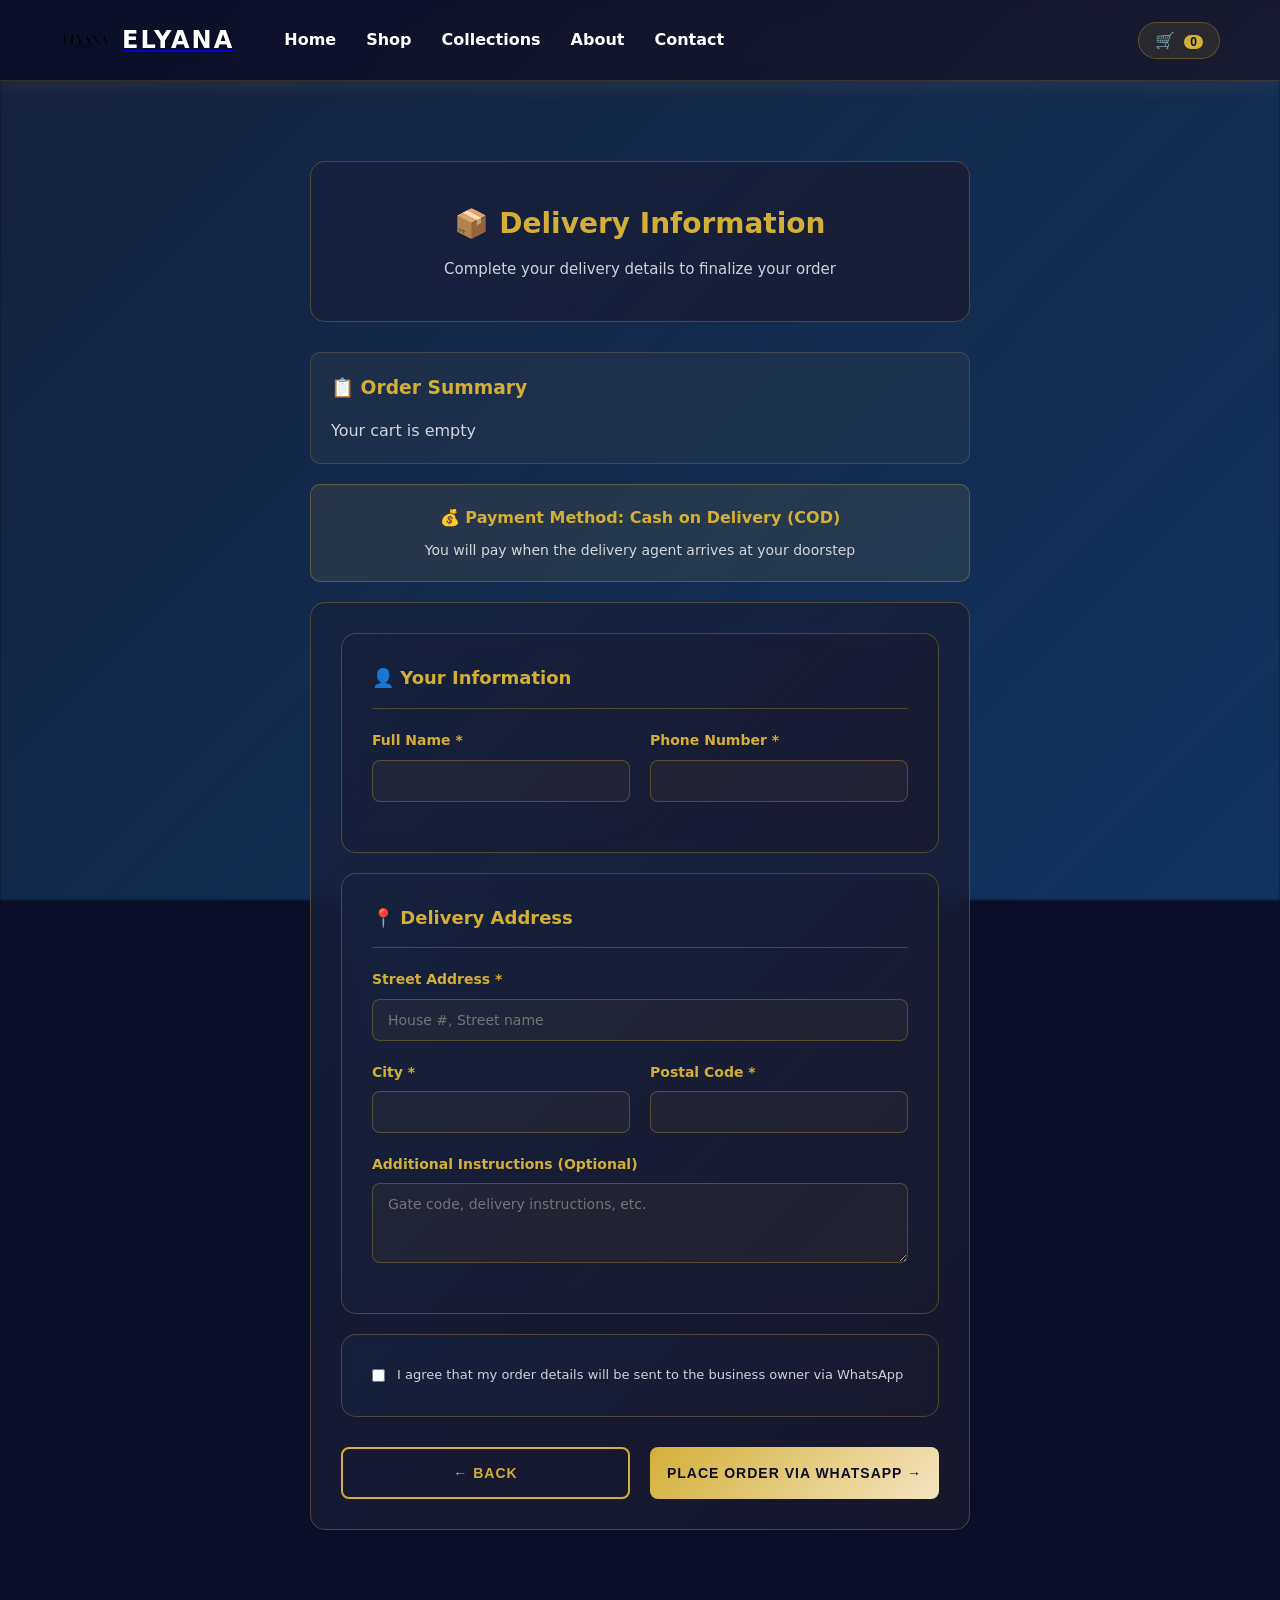
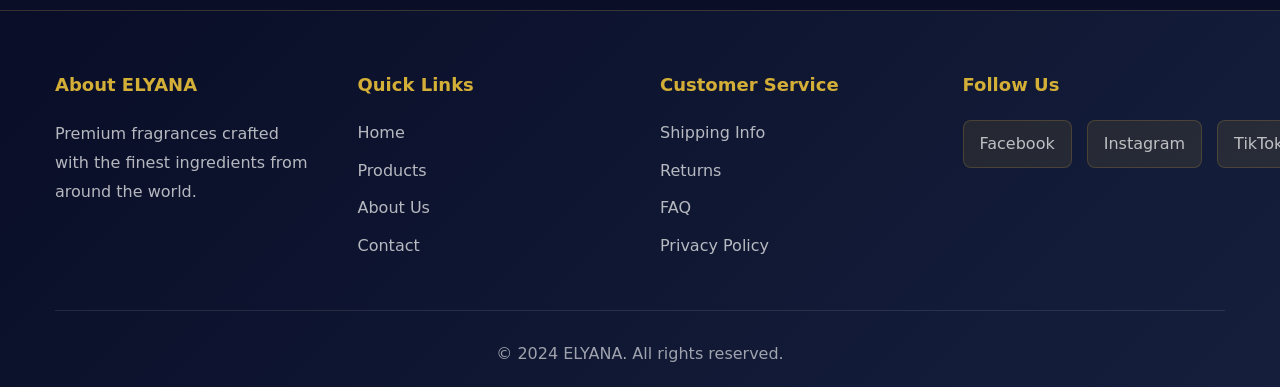
<file: delivery-form.html>
<!DOCTYPE html>
<html lang="en">
<head>
    <meta charset="UTF-8">
    <meta name="viewport" content="width=device-width, initial-scale=1.0">
    <title>Delivery Information - ELYANA</title>
    <link rel="stylesheet" href="style.css">
    <style>
        .delivery-container {
            max-width: 700px;
            margin: 60px auto 40px;
            padding: 20px;
        }

        .delivery-header {
            background: linear-gradient(135deg, rgba(22, 33, 62, 0.8), rgba(26, 26, 46, 0.8));
            backdrop-filter: blur(10px);
            border: 1px solid rgba(212, 175, 55, 0.3);
            padding: 40px 30px;
            border-radius: 15px;
            text-align: center;
            margin-bottom: 30px;
        }

        .delivery-header h1 {
            color: #d4af37;
            font-size: 28px;
            margin-bottom: 10px;
        }

        .delivery-header p {
            color: rgba(255, 255, 255, 0.8);
            font-size: 15px;
        }

        .delivery-form-section {
            background: linear-gradient(135deg, rgba(22, 33, 62, 0.8), rgba(26, 26, 46, 0.8));
            backdrop-filter: blur(10px);
            border: 1px solid rgba(212, 175, 55, 0.3);
            padding: 30px;
            border-radius: 15px;
            margin-bottom: 20px;
        }

        .delivery-form-section h2 {
            color: #d4af37;
            font-size: 18px;
            margin-bottom: 20px;
            padding-bottom: 15px;
            border-bottom: 1px solid rgba(212, 175, 55, 0.3);
        }

        .form-row {
            display: grid;
            grid-template-columns: 1fr 1fr;
            gap: 20px;
            margin-bottom: 20px;
        }

        .form-row.full {
            grid-template-columns: 1fr;
        }

        .form-group {
            display: flex;
            flex-direction: column;
        }

        .form-group label {
            color: #d4af37;
            font-weight: 600;
            margin-bottom: 8px;
            font-size: 14px;
        }

        .form-group input,
        .form-group select,
        .form-group textarea {
            padding: 12px 15px;
            border: 1px solid rgba(212, 175, 55, 0.3);
            border-radius: 8px;
            background: rgba(212, 175, 55, 0.05);
            color: white;
            font-size: 14px;
            font-family: inherit;
            transition: all 0.3s ease;
        }

        .form-group input:focus,
        .form-group select:focus,
        .form-group textarea:focus {
            outline: none;
            border-color: #d4af37;
            background: rgba(212, 175, 55, 0.1);
            box-shadow: 0 0 10px rgba(212, 175, 55, 0.2);
        }

        .form-group textarea {
            resize: vertical;
            min-height: 80px;
        }

        .order-preview {
            background: rgba(212, 175, 55, 0.05);
            border: 1px solid rgba(212, 175, 55, 0.2);
            padding: 20px;
            border-radius: 10px;
            margin-bottom: 20px;
        }

        .preview-item {
            display: flex;
            justify-content: space-between;
            align-items: center;
            padding: 12px 0;
            border-bottom: 1px solid rgba(212, 175, 55, 0.1);
        }

        .preview-item:last-child {
            border-bottom: none;
        }

        .preview-item .item-name {
            color: white;
            font-weight: 600;
        }

        .preview-item .item-details {
            color: rgba(255, 255, 255, 0.6);
            font-size: 12px;
            display: flex;
            gap: 15px;
        }

        .preview-item .item-price {
            color: #d4af37;
            font-weight: 700;
            font-size: 16px;
        }

        .cod-info {
            background: rgba(212, 175, 55, 0.1);
            border: 1px solid rgba(212, 175, 55, 0.3);
            padding: 20px;
            border-radius: 10px;
            margin-bottom: 20px;
            text-align: center;
        }

        .cod-info h3 {
            color: #d4af37;
            font-size: 16px;
            margin-bottom: 8px;
        }

        .cod-info p {
            color: rgba(255, 255, 255, 0.8);
            font-size: 14px;
            margin: 0;
        }

        .button-group {
            display: grid;
            grid-template-columns: 1fr 1fr;
            gap: 20px;
            margin-top: 30px;
        }

        .btn {
            padding: 16px;
            border: none;
            border-radius: 8px;
            font-weight: 700;
            font-size: 14px;
            cursor: pointer;
            transition: all 0.3s ease;
            text-transform: uppercase;
            letter-spacing: 1px;
            text-decoration: none;
            text-align: center;
        }

        .btn-primary {
            background: linear-gradient(135deg, #d4af37, #f4e4c1);
            color: #0a0e27;
        }

        .btn-primary:hover {
            box-shadow: 0 10px 30px rgba(212, 175, 55, 0.4);
            transform: translateY(-2px);
        }

        .btn-primary:disabled {
            opacity: 0.6;
            cursor: not-allowed;
            transform: none;
        }

        .btn-secondary {
            background: transparent;
            border: 2px solid #d4af37;
            color: #d4af37;
        }

        .btn-secondary:hover {
            background: rgba(212, 175, 55, 0.1);
        }

        .loading-spinner {
            display: none;
            width: 20px;
            height: 20px;
            border: 3px solid rgba(212, 175, 55, 0.3);
            border-top-color: #d4af37;
            border-radius: 50%;
            animation: spin 0.8s linear infinite;
            margin: 0 auto;
        }

        @keyframes spin {
            to { transform: rotate(360deg); }
        }

        .error-message {
            background: rgba(255, 77, 77, 0.1);
            border: 1px solid rgba(255, 77, 77, 0.3);
            color: #ff8888;
            padding: 15px;
            border-radius: 8px;
            margin-bottom: 20px;
            display: none;
        }

        .success-message {
            background: rgba(100, 255, 100, 0.1);
            border: 1px solid rgba(100, 255, 100, 0.3);
            color: #88ff88;
            padding: 15px;
            border-radius: 8px;
            margin-bottom: 20px;
            display: none;
        }

        @media (max-width: 480px) {
            .delivery-container {
                margin-top: 40px;
            }

            .button-group {
                grid-template-columns: 1fr;
            }

            .form-row {
                grid-template-columns: 1fr;
            }

            .preview-item {
                flex-direction: column;
                align-items: flex-start;
            }

            .preview-item .item-details {
                margin-top: 8px;
                flex-direction: column;
                gap: 4px;
            }
        }
    </style>
</head>
<body>
    <!-- Animated Background -->
    <div class="animated-bg"></div>

    <!-- Header/Navigation -->
    <header class="header">
        <nav class="navbar">
            <div class="navbar-container">
                <a href="index.html" class="logo-section">
                    <img src="image-removebg-preview.png" alt="Elyana Logo" class="logo">
                    <span class="brand-name">ELYANA</span>
                </a>
                
                <div class="hamburger" id="hamburger">
                    <span></span>
                    <span></span>
                    <span></span>
                </div>

                <ul class="nav-menu" id="navMenu">
                    <li><a href="index.html#home" class="nav-link">Home</a></li>
                    <li><a href="index.html#categories" class="nav-link">Shop</a></li>
                    <li><a href="index.html#products" class="nav-link">Collections</a></li>
                    <li><a href="#about" class="nav-link">About</a></li>
                    <li><a href="#contact" class="nav-link">Contact</a></li>
                </ul>

                <div class="nav-icons">
                    <button class="cart-btn" id="cartBtn">🛒 <span class="cart-count">0</span></button>
                </div>
            </div>
        </nav>
    </header>

    <!-- Main Content -->
    <div class="delivery-container">
        <!-- Header -->
        <div class="delivery-header">
            <h1>📦 Delivery Information</h1>
            <p>Complete your delivery details to finalize your order</p>
        </div>

        <!-- Error Message -->
        <div class="error-message" id="errorMessage"></div>

        <!-- Success Message -->
        <div class="success-message" id="successMessage"></div>

        <!-- Order Preview -->
        <div class="order-preview" id="orderPreview">
            <h3 style="color: #d4af37; margin-bottom: 15px;">📋 Order Summary</h3>
            <div id="orderItems"></div>
        </div>

        <!-- COD Info -->
        <div class="cod-info">
            <h3>💰 Payment Method: Cash on Delivery (COD)</h3>
            <p>You will pay when the delivery agent arrives at your doorstep</p>
        </div>

        <!-- Delivery Form -->
        <form class="delivery-form-section" id="deliveryForm">
            <!-- Customer Information -->
            <div class="delivery-form-section">
                <h2>👤 Your Information</h2>
                <div class="form-row">
                    <div class="form-group">
                        <label for="custName">Full Name *</label>
                        <input type="text" id="custName" name="custName" required>
                    </div>
                    <div class="form-group">
                        <label for="custPhone">Phone Number *</label>
                        <input type="tel" id="custPhone" name="custPhone" required>
                    </div>
                </div>
            </div>

            <!-- Delivery Address -->
            <div class="delivery-form-section">
                <h2>📍 Delivery Address</h2>
                <div class="form-row full">
                    <div class="form-group">
                        <label for="address">Street Address *</label>
                        <input type="text" id="address" name="address" placeholder="House #, Street name" required>
                    </div>
                </div>
                <div class="form-row">
                    <div class="form-group">
                        <label for="city">City *</label>
                        <input type="text" id="city" name="city" required>
                    </div>
                    <div class="form-group">
                        <label for="postalCode">Postal Code *</label>
                        <input type="text" id="postalCode" name="postalCode" required>
                    </div>
                </div>
                <div class="form-row full">
                    <div class="form-group">
                        <label for="additionalInfo">Additional Instructions (Optional)</label>
                        <textarea id="additionalInfo" name="additionalInfo" placeholder="Gate code, delivery instructions, etc."></textarea>
                    </div>
                </div>
            </div>



            <!-- Terms -->
            <div class="delivery-form-section">
                <label style="display: flex; align-items: flex-start; gap: 12px; cursor: pointer;">
                    <input type="checkbox" id="agreeTerms" name="agreeTerms" required style="margin-top: 4px;">
                    <span style="color: rgba(255, 255, 255, 0.8); font-size: 13px;">I agree that my order details will be sent to the business owner via WhatsApp</span>
                </label>
            </div>

            <!-- Buttons -->
            <div class="button-group">
                <button type="button" class="btn btn-secondary" onclick="window.history.back()">← Back</button>
                <button type="submit" class="btn btn-primary" id="submitBtn">Place Order via WhatsApp →</button>
            </div>

            <!-- Loading Spinner -->
            <div class="loading-spinner" id="loadingSpinner"></div>
        </form>
    </div>

    <!-- Footer -->
    <footer class="footer">
        <div class="container">
            <div class="footer-grid">
                <div class="footer-section">
                    <h3>About ELYANA</h3>
                    <p>Premium fragrances crafted with the finest ingredients from around the world.</p>
                </div>
                <div class="footer-section">
                    <h3>Quick Links</h3>
                    <ul>
                        <li><a href="index.html">Home</a></li>
                        <li><a href="index.html#products">Products</a></li>
                        <li><a href="#about">About Us</a></li>
                        <li><a href="#contact">Contact</a></li>
                    </ul>
                </div>
                <div class="footer-section">
                    <h3>Customer Service</h3>
                    <ul>
                        <li><a href="#">Shipping Info</a></li>
                        <li><a href="#">Returns</a></li>
                        <li><a href="#">FAQ</a></li>
                        <li><a href="#">Privacy Policy</a></li>
                    </ul>
                </div>
                <div class="footer-section">
                    <h3>Follow Us</h3>
                    <div class="social-links">
                       <a href="https://www.facebook.com/profile.php?id=100063915198707&rdid=8T5EeTKWWXQXfzsq&share_url=https%3A%2F%2Fwww.facebook.com%2Fshare%2F1A34n91hqS%2F#" class="social-link">Facebook</a>                      
                        <a href="https://www.instagram.com/elyana_fragrances?utm_source=ig_web_button_share_sheet&igsh=ZDNlZDc0MzIxNw==" class="social-link">Instagram</a>   
                        <a href="https://www.tiktok.com/@elyana_942?_r=1&_t=ZS-96uk3qIa9dh" class="social-link">TikTok</a>     
                    </div>
                </div>
            </div>
            <div class="footer-bottom">
                <p>&copy; 2024 ELYANA. All rights reserved.</p>
            </div>
        </div>
    </footer>

    <script src="delivery-form.js"></script>
</body>
</html>
</file>
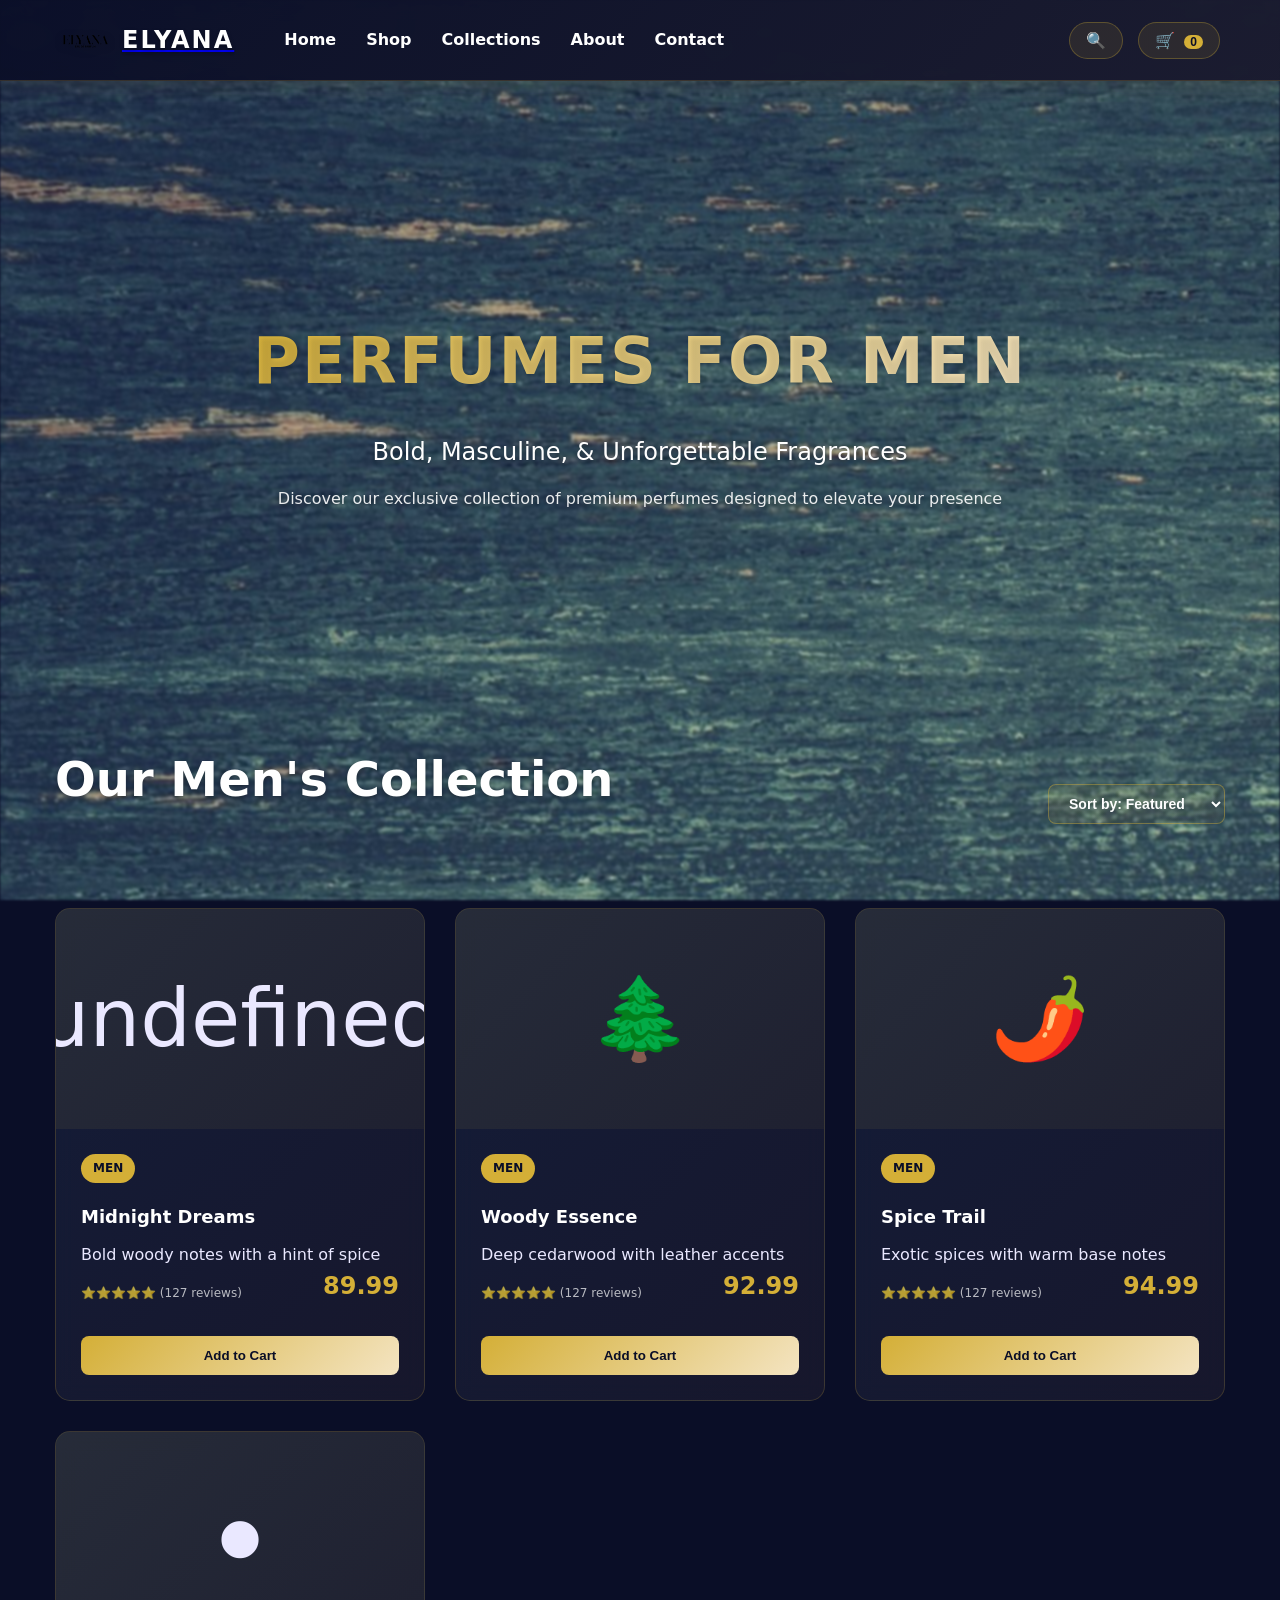
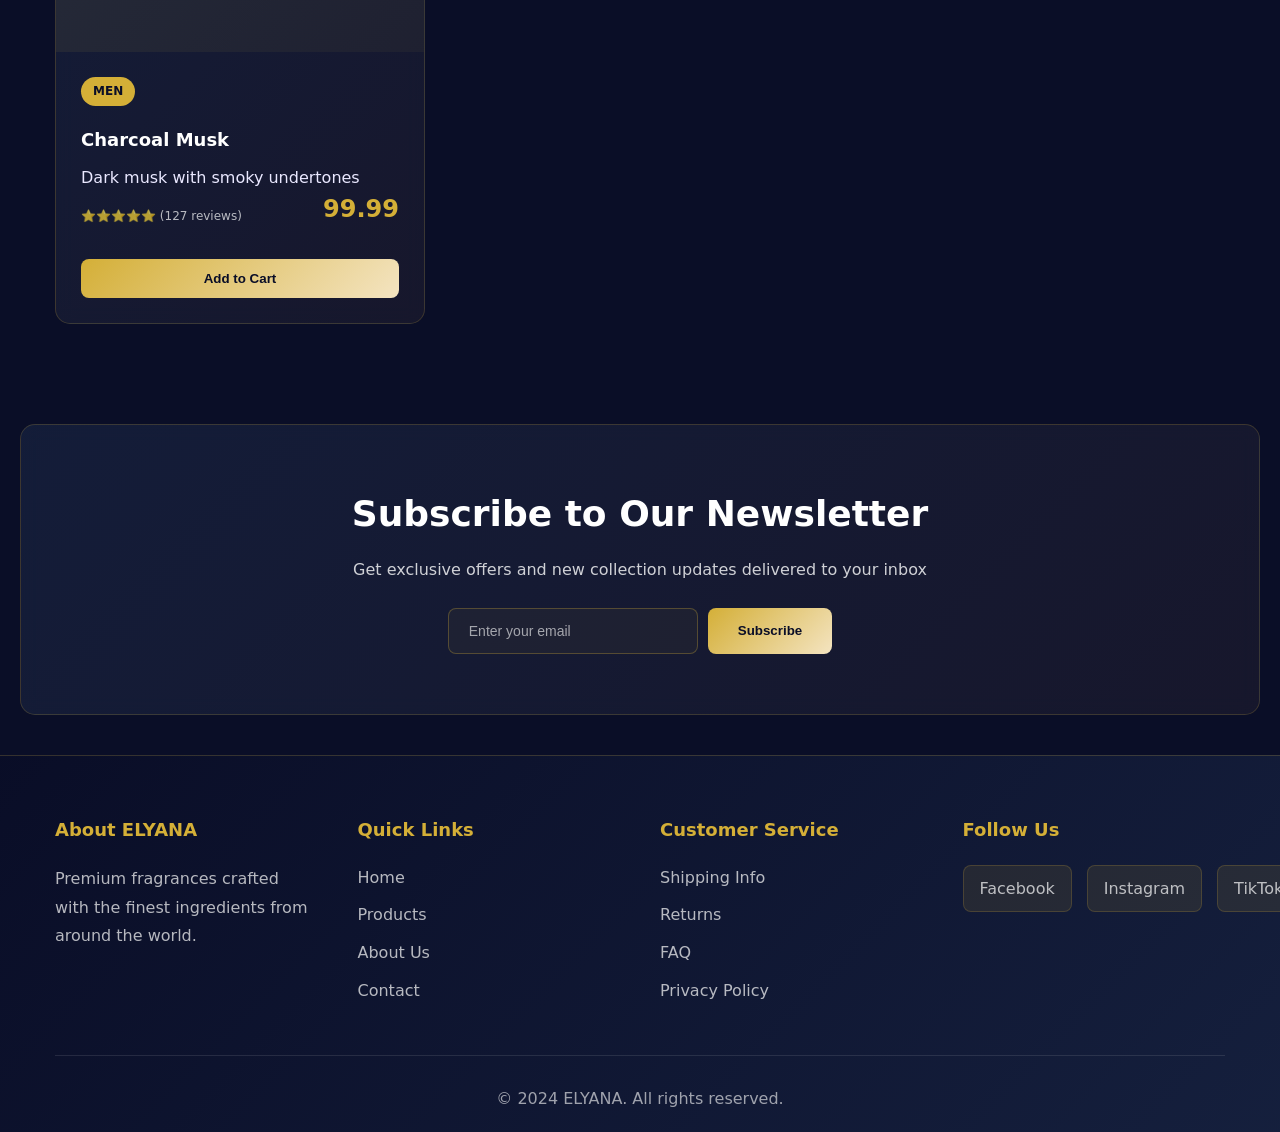
<file: men.html>
<!DOCTYPE html>
<html lang="en">
<head>
    <meta charset="UTF-8">
    <meta name="viewport" content="width=device-width, initial-scale=1.0">
    <title>Perfumes for Men - ELYANA</title>
    <link rel="stylesheet" href="style.css">
</head>
<body>
    <!-- Animated Background -->
    <div class="animated-bg"></div>

    <!-- Header/Navigation -->
    <header class="header">
        <nav class="navbar">
            <div class="navbar-container">
                <a href="index.html" class="logo-section">
                    <img src="image-removebg-preview.png" alt="Elyana Logo" class="logo">
                    <span class="brand-name">ELYANA</span>
                </a>
                
                <div class="hamburger" id="hamburger">
                    <span></span>
                    <span></span>
                    <span></span>
                </div>

                <ul class="nav-menu" id="navMenu">
                    <li><a href="index.html#home" class="nav-link">Home</a></li>
                    <li><a href="index.html#categories" class="nav-link">Shop</a></li>
                    <li><a href="index.html#products" class="nav-link">Collections</a></li>
                    <li><a href="#about" class="nav-link">About</a></li>
                    <li><a href="#contact" class="nav-link">Contact</a></li>
                </ul>

                <div class="nav-icons">
                    <button class="search-btn" id="searchBtn">🔍</button>
                    <button class="cart-btn" id="cartBtn">🛒 <span class="cart-count">0</span></button>
                </div>
            </div>
        </nav>
    </header>

    <!-- Category Hero -->
    <section class="category-hero">
        <div class="hero-content">
            <h1 class="category-title">PERFUMES FOR MEN</h1>
            <p class="category-subtitle">Bold, Masculine, & Unforgettable Fragrances</p>
            <p class="category-description">Discover our exclusive collection of premium perfumes designed to elevate your presence</p>
        </div>
    </section>

    <!-- Products Section -->
    <section class="products" id="products">
        <div class="container">
            <div class="products-header">
                <h2 class="section-title">Our Men's Collection</h2>
                <div class="sort-options">
                    <select id="sortSelect" class="sort-select">
                        <option value="default">Sort by: Featured</option>
                        <option value="price-low">Price: Low to High</option>
                        <option value="price-high">Price: High to Low</option>
                        <option value="name">Name: A to Z</option>
                    </select>
                </div>
            </div>
            <div class="product-grid" id="productGrid"></div>
        </div>
    </section>

    <!-- Newsletter Section -->
    <section class="newsletter">
        <div class="container">
            <div class="newsletter-content">
                <h2>Subscribe to Our Newsletter</h2>
                <p>Get exclusive offers and new collection updates delivered to your inbox</p>
                <form class="newsletter-form" id="newsletterForm">
                    <input type="email" placeholder="Enter your email" required>
                    <button type="submit" class="subscribe-btn">Subscribe</button>
                </form>
            </div>
        </div>
    </section>

    <!-- Footer -->
    <footer class="footer">
        <div class="container">
            <div class="footer-grid">
                <div class="footer-section">
                    <h3>About ELYANA</h3>
                    <p>Premium fragrances crafted with the finest ingredients from around the world.</p>
                </div>
                <div class="footer-section">
                    <h3>Quick Links</h3>
                    <ul>
                        <li><a href="index.html">Home</a></li>
                        <li><a href="index.html#products">Products</a></li>
                        <li><a href="#about">About Us</a></li>
                        <li><a href="#contact">Contact</a></li>
                    </ul>
                </div>
                <div class="footer-section">
                    <h3>Customer Service</h3>
                    <ul>
                        <li><a href="#">Shipping Info</a></li>
                        <li><a href="#">Returns</a></li>
                        <li><a href="#">FAQ</a></li>
                        <li><a href="#">Privacy Policy</a></li>
                    </ul>
                </div>
                <div class="footer-section">
                    <h3>Follow Us</h3>
                    <div class="social-links">
                        <a href="https://www.facebook.com/profile.php?id=100063915198707&rdid=8T5EeTKWWXQXfzsq&share_url=https%3A%2F%2Fwww.facebook.com%2Fshare%2F1A34n91hqS%2F#" class="social-link">Facebook</a>                      
                        <a href="https://www.instagram.com/elyana_fragrances?utm_source=ig_web_button_share_sheet&igsh=ZDNlZDc0MzIxNw==" class="social-link">Instagram</a>   
                        <a href="https://www.tiktok.com/@elyana_942?_r=1&_t=ZS-96uk3qIa9dh" class="social-link">TikTok</a>    
                    </div>
                </div>
            </div>
            <div class="footer-bottom">
                <p>&copy; 2024 ELYANA. All rights reserved.</p>
            </div>
        </div>
    </footer>

    <script src="category.js"></script>
</body>
</html>
</file>
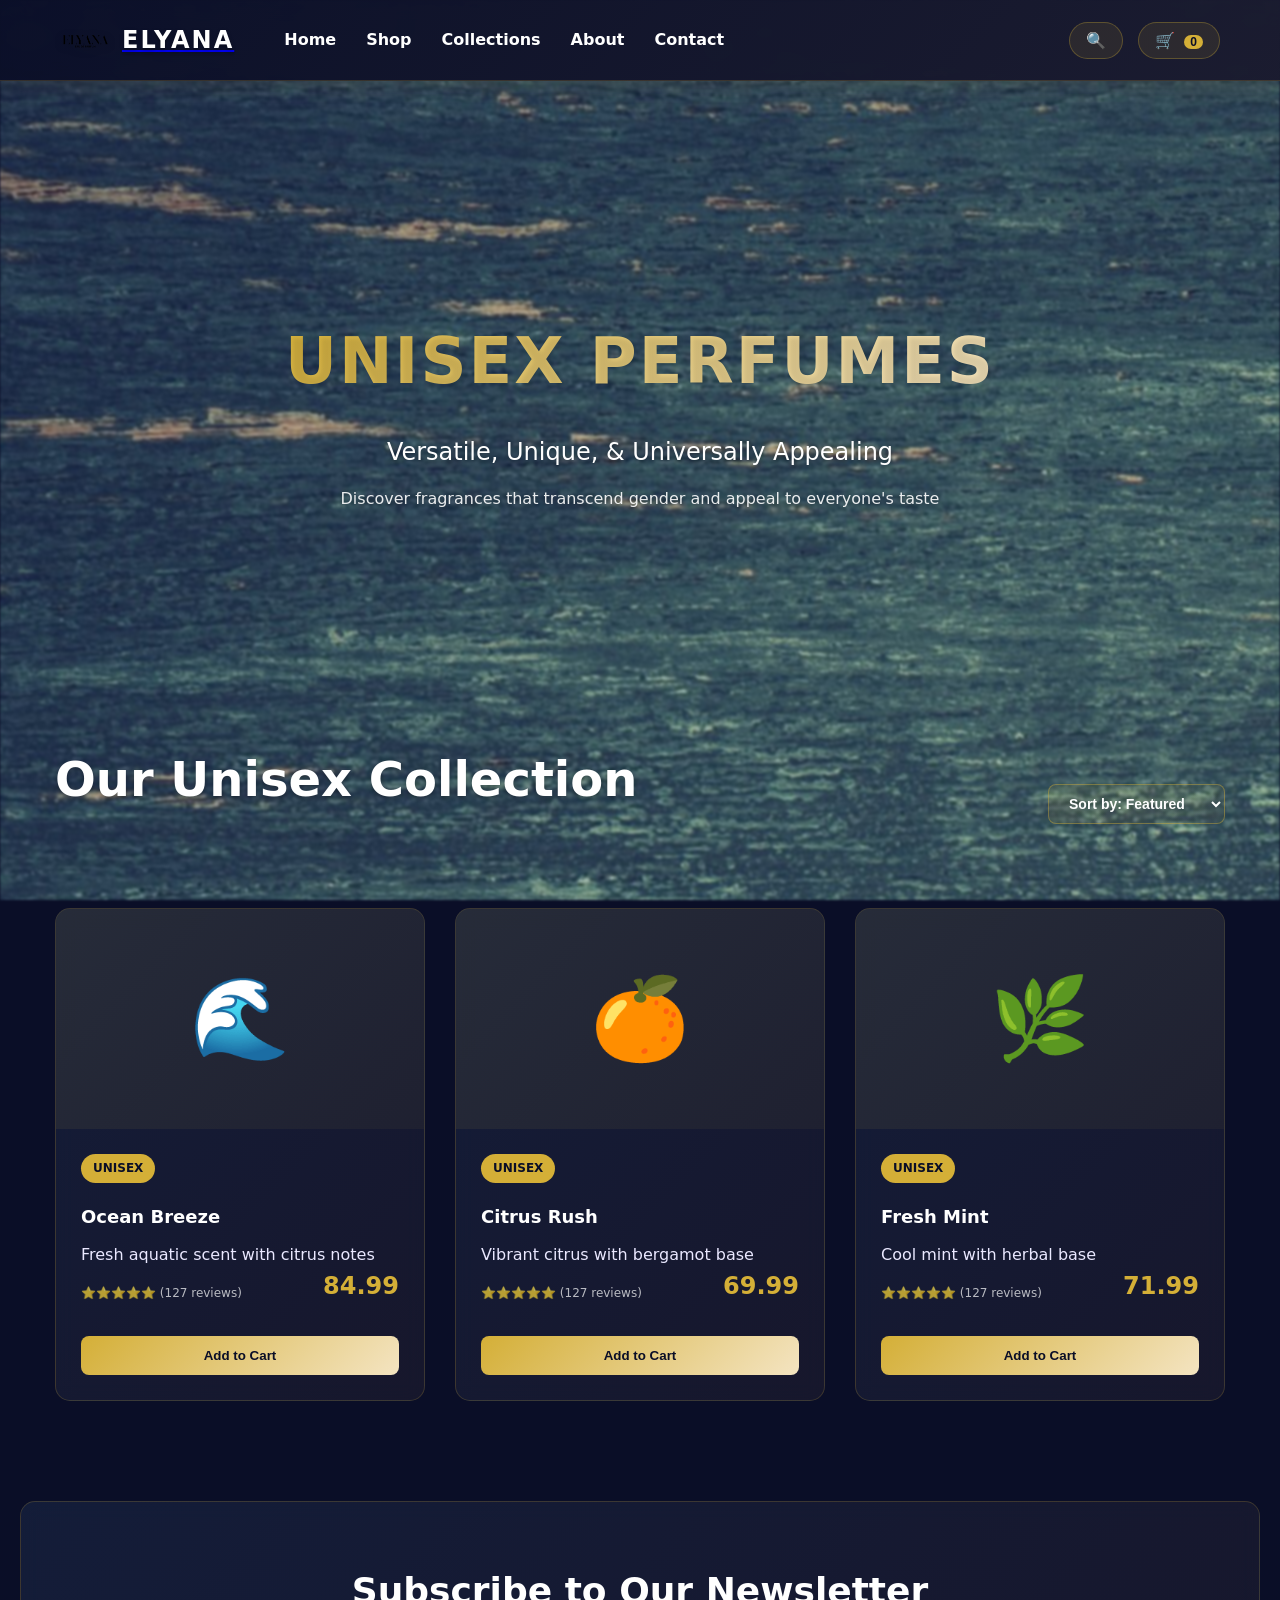
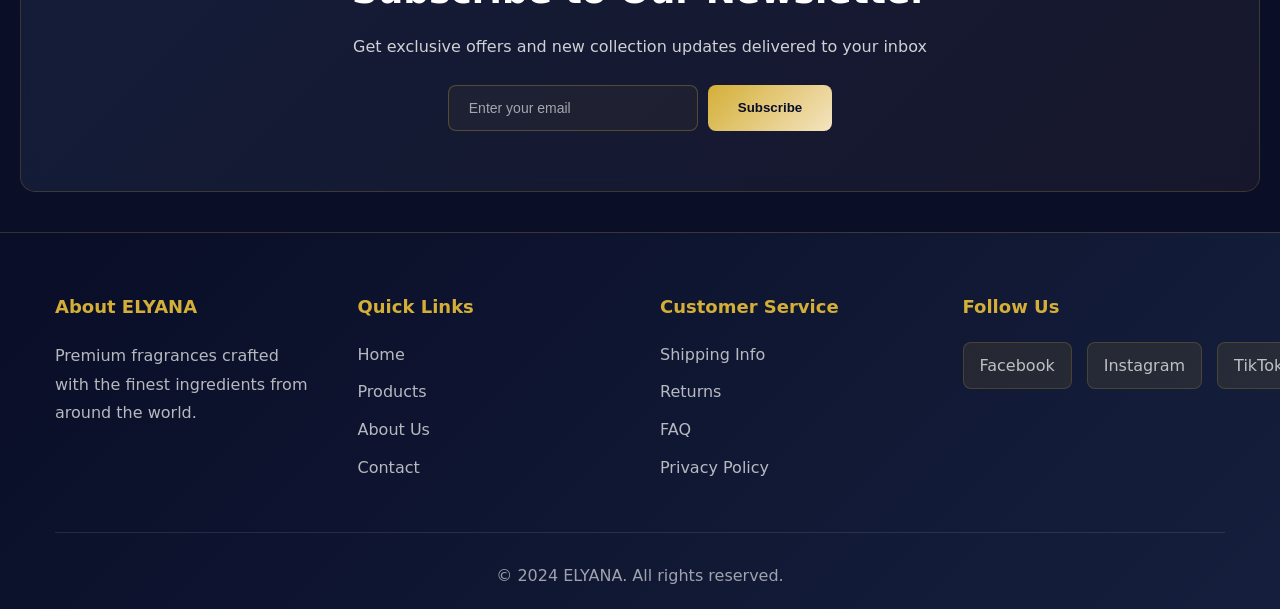
<file: unisex.html>
<!DOCTYPE html>
<html lang="en">
<head>
    <meta charset="UTF-8">
    <meta name="viewport" content="width=device-width, initial-scale=1.0">
    <title>Unisex Perfumes - ELYANA</title>
    <link rel="stylesheet" href="style.css">
</head>
<body>
    <!-- Animated Background -->
    <div class="animated-bg"></div>

    <!-- Header/Navigation -->
    <header class="header">
        <nav class="navbar">
            <div class="navbar-container">
                <a href="index.html" class="logo-section">
                    <img src="image-removebg-preview.png" alt="Elyana Logo" class="logo">
                    <span class="brand-name">ELYANA</span>
                </a>
                
                <div class="hamburger" id="hamburger">
                    <span></span>
                    <span></span>
                    <span></span>
                </div>

                <ul class="nav-menu" id="navMenu">
                    <li><a href="index.html#home" class="nav-link">Home</a></li>
                    <li><a href="index.html#categories" class="nav-link">Shop</a></li>
                    <li><a href="index.html#products" class="nav-link">Collections</a></li>
                    <li><a href="#about" class="nav-link">About</a></li>
                    <li><a href="#contact" class="nav-link">Contact</a></li>
                </ul>

                <div class="nav-icons">
                    <button class="search-btn" id="searchBtn">🔍</button>
                    <button class="cart-btn" id="cartBtn">🛒 <span class="cart-count">0</span></button>
                </div>
            </div>
        </nav>
    </header>

    <!-- Category Hero -->
    <section class="category-hero">
        <div class="hero-content">
            <h1 class="category-title">UNISEX PERFUMES</h1>
            <p class="category-subtitle">Versatile, Unique, & Universally Appealing</p>
            <p class="category-description">Discover fragrances that transcend gender and appeal to everyone's taste</p>
        </div>
    </section>

    <!-- Products Section -->
    <section class="products" id="products">
        <div class="container">
            <div class="products-header">
                <h2 class="section-title">Our Unisex Collection</h2>
                <div class="sort-options">
                    <select id="sortSelect" class="sort-select">
                        <option value="default">Sort by: Featured</option>
                        <option value="price-low">Price: Low to High</option>
                        <option value="price-high">Price: High to Low</option>
                        <option value="name">Name: A to Z</option>
                    </select>
                </div>
            </div>
            <div class="product-grid" id="productGrid"></div>
        </div>
    </section>

    <!-- Newsletter Section -->
    <section class="newsletter">
        <div class="container">
            <div class="newsletter-content">
                <h2>Subscribe to Our Newsletter</h2>
                <p>Get exclusive offers and new collection updates delivered to your inbox</p>
                <form class="newsletter-form" id="newsletterForm">
                    <input type="email" placeholder="Enter your email" required>
                    <button type="submit" class="subscribe-btn">Subscribe</button>
                </form>
            </div>
        </div>
    </section>

    <!-- Footer -->
    <footer class="footer">
        <div class="container">
            <div class="footer-grid">
                <div class="footer-section">
                    <h3>About ELYANA</h3>
                    <p>Premium fragrances crafted with the finest ingredients from around the world.</p>
                </div>
                <div class="footer-section">
                    <h3>Quick Links</h3>
                    <ul>
                        <li><a href="index.html">Home</a></li>
                        <li><a href="index.html#products">Products</a></li>
                        <li><a href="#about">About Us</a></li>
                        <li><a href="#contact">Contact</a></li>
                    </ul>
                </div>
                <div class="footer-section">
                    <h3>Customer Service</h3>
                    <ul>
                        <li><a href="#">Shipping Info</a></li>
                        <li><a href="#">Returns</a></li>
                        <li><a href="#">FAQ</a></li>
                        <li><a href="#">Privacy Policy</a></li>
                    </ul>
                </div>
                <div class="footer-section">
                    <h3>Follow Us</h3>
                    <div class="social-links">
                     <a href="https://www.facebook.com/profile.php?id=100063915198707&rdid=8T5EeTKWWXQXfzsq&share_url=https%3A%2F%2Fwww.facebook.com%2Fshare%2F1A34n91hqS%2F#" class="social-link">Facebook</a>                      
                        <a href="https://www.instagram.com/elyana_fragrances?utm_source=ig_web_button_share_sheet&igsh=ZDNlZDc0MzIxNw==" class="social-link">Instagram</a>   
                        <a href="https://www.tiktok.com/@elyana_942?_r=1&_t=ZS-96uk3qIa9dh" class="social-link">TikTok</a>    
                    </div>
                </div>
            </div>
            <div class="footer-bottom">
                <p>&copy; 2024 ELYANA. All rights reserved.</p>
            </div>
        </div>
    </footer>

    <script src="category.js"></script>
</body>
</html>
</file>
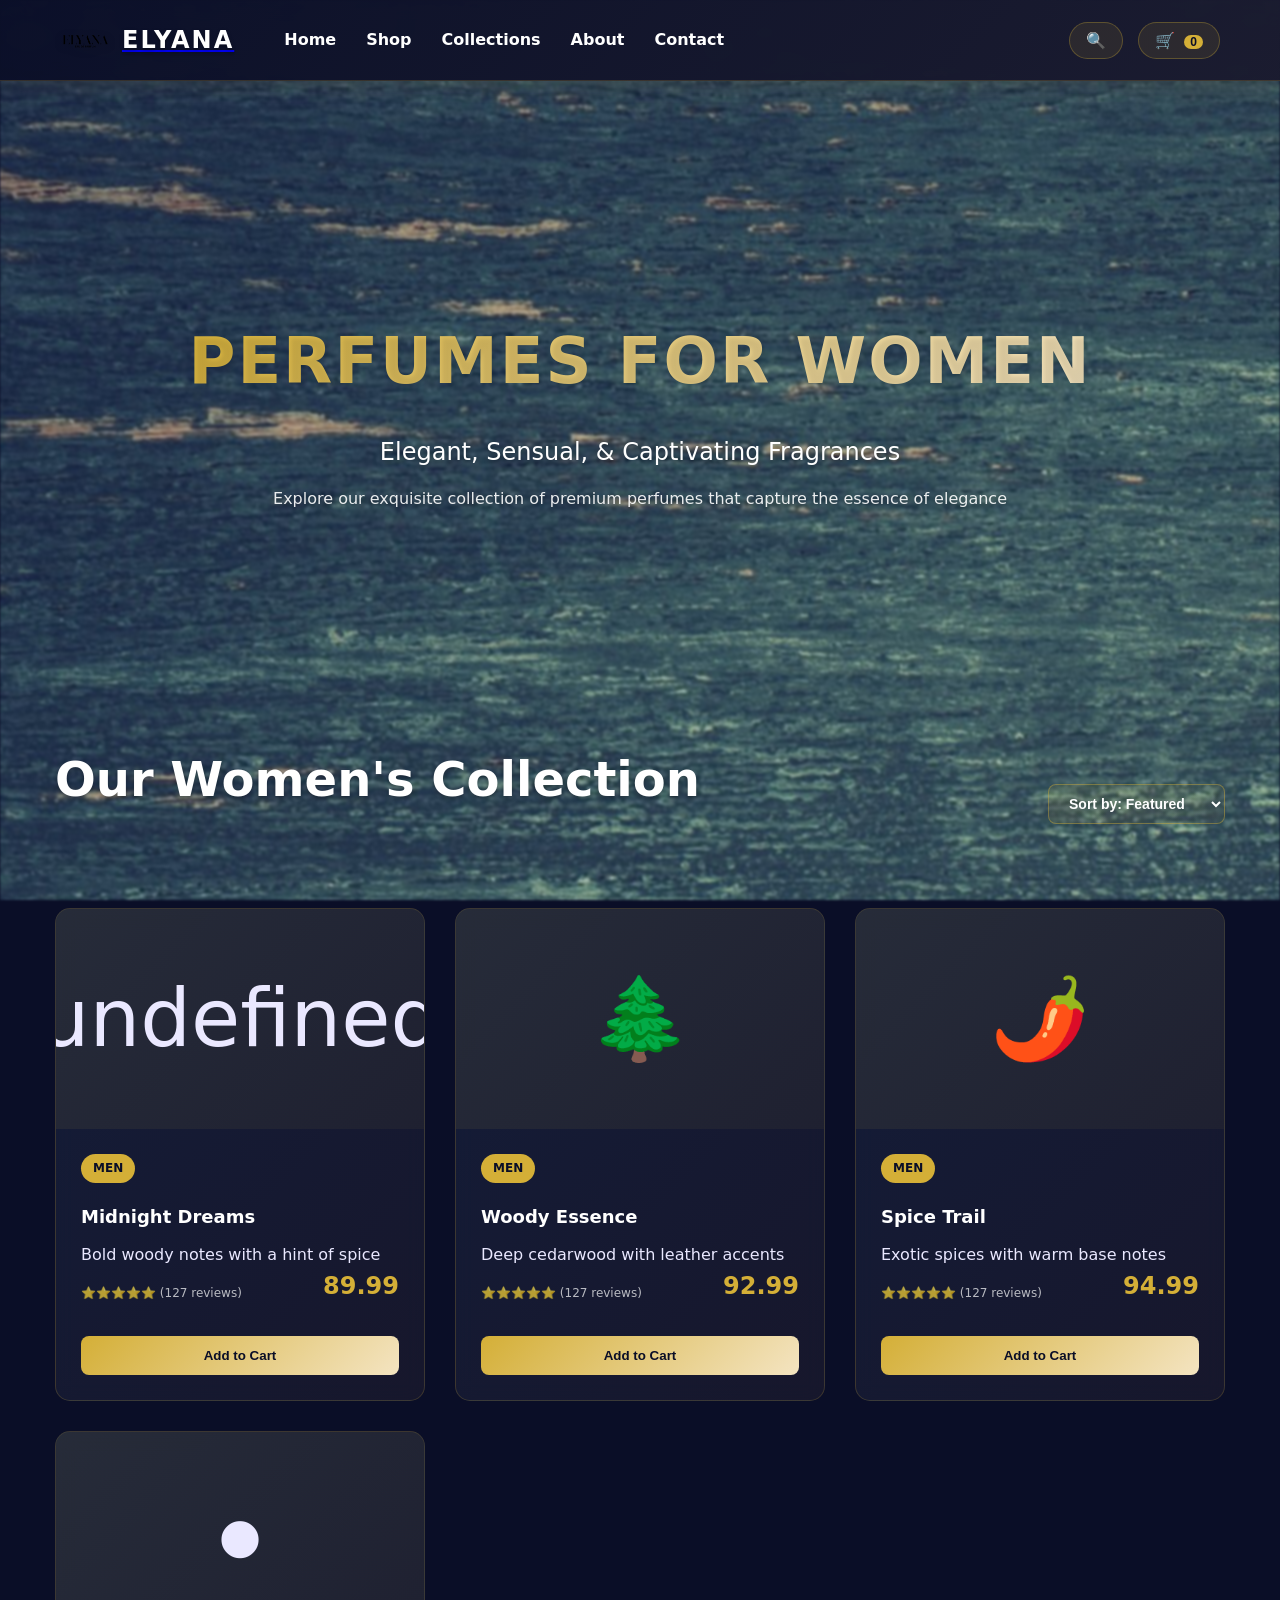
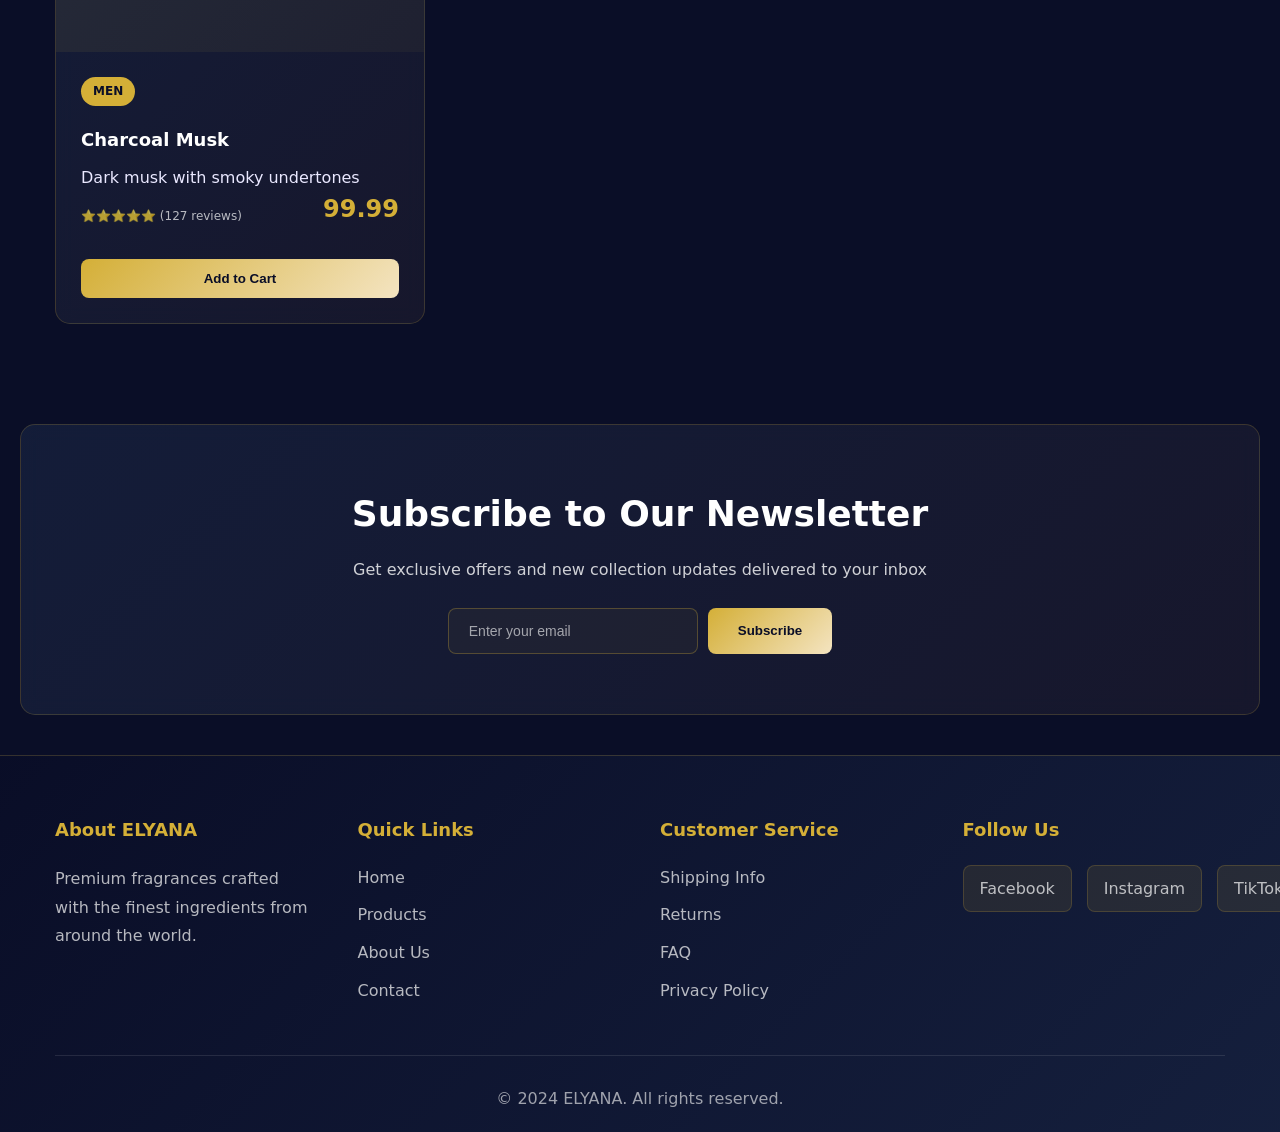
<file: women.html>
<!DOCTYPE html>
<html lang="en">
<head>
    <meta charset="UTF-8">
    <meta name="viewport" content="width=device-width, initial-scale=1.0">
    <title>Perfumes for Women - ELYANA</title>
    <link rel="stylesheet" href="style.css">
</head>
<body>
    <!-- Animated Background -->
    <div class="animated-bg"></div>

    <!-- Header/Navigation -->
    <header class="header">
        <nav class="navbar">
            <div class="navbar-container">
                <a href="index.html" class="logo-section">
                    <img src="image-removebg-preview.png" alt="Elyana Logo" class="logo">
                    <span class="brand-name">ELYANA</span>
                </a>
                
                <div class="hamburger" id="hamburger">
                    <span></span>
                    <span></span>
                    <span></span>
                </div>

                <ul class="nav-menu" id="navMenu">
                    <li><a href="index.html#home" class="nav-link">Home</a></li>
                    <li><a href="index.html#categories" class="nav-link">Shop</a></li>
                    <li><a href="index.html#products" class="nav-link">Collections</a></li>
                    <li><a href="#about" class="nav-link">About</a></li>
                    <li><a href="#contact" class="nav-link">Contact</a></li>
                </ul>

                <div class="nav-icons">
                    <button class="search-btn" id="searchBtn">🔍</button>
                    <button class="cart-btn" id="cartBtn">🛒 <span class="cart-count">0</span></button>
                </div>
            </div>
        </nav>
    </header>

    <!-- Category Hero -->
    <section class="category-hero">
        <div class="hero-content">
            <h1 class="category-title">PERFUMES FOR WOMEN</h1>
            <p class="category-subtitle">Elegant, Sensual, & Captivating Fragrances</p>
            <p class="category-description">Explore our exquisite collection of premium perfumes that capture the essence of elegance</p>
        </div>
    </section>

    <!-- Products Section -->
    <section class="products" id="products">
        <div class="container">
            <div class="products-header">
                <h2 class="section-title">Our Women's Collection</h2>
                <div class="sort-options">
                    <select id="sortSelect" class="sort-select">
                        <option value="default">Sort by: Featured</option>
                        <option value="price-low">Price: Low to High</option>
                        <option value="price-high">Price: High to Low</option>
                        <option value="name">Name: A to Z</option>
                    </select>
                </div>
            </div>
            <div class="product-grid" id="productGrid"></div>
        </div>
    </section>

    <!-- Newsletter Section -->
    <section class="newsletter">
        <div class="container">
            <div class="newsletter-content">
                <h2>Subscribe to Our Newsletter</h2>
                <p>Get exclusive offers and new collection updates delivered to your inbox</p>
                <form class="newsletter-form" id="newsletterForm">
                    <input type="email" placeholder="Enter your email" required>
                    <button type="submit" class="subscribe-btn">Subscribe</button>
                </form>
            </div>
        </div>
    </section>

    <!-- Footer -->
    <footer class="footer">
        <div class="container">
            <div class="footer-grid">
                <div class="footer-section">
                    <h3>About ELYANA</h3>
                    <p>Premium fragrances crafted with the finest ingredients from around the world.</p>
                </div>
                <div class="footer-section">
                    <h3>Quick Links</h3>
                    <ul>
                        <li><a href="index.html">Home</a></li>
                        <li><a href="index.html#products">Products</a></li>
                        <li><a href="#about">About Us</a></li>
                        <li><a href="#contact">Contact</a></li>
                    </ul>
                </div>
                <div class="footer-section">
                    <h3>Customer Service</h3>
                    <ul>
                        <li><a href="#">Shipping Info</a></li>
                        <li><a href="#">Returns</a></li>
                        <li><a href="#">FAQ</a></li>
                        <li><a href="#">Privacy Policy</a></li>
                    </ul>
                </div>
                <div class="footer-section">
                    <h3>Follow Us</h3>
                    <div class="social-links">
                     <a href="https://www.facebook.com/profile.php?id=100063915198707&rdid=8T5EeTKWWXQXfzsq&share_url=https%3A%2F%2Fwww.facebook.com%2Fshare%2F1A34n91hqS%2F#" class="social-link">Facebook</a>                      
                        <a href="https://www.instagram.com/elyana_fragrances?utm_source=ig_web_button_share_sheet&igsh=ZDNlZDc0MzIxNw==" class="social-link">Instagram</a>   
                        <a href="https://www.tiktok.com/@elyana_942?_r=1&_t=ZS-96uk3qIa9dh" class="social-link">TikTok</a>    
                    </div>
                </div>
            </div>
            <div class="footer-bottom">
                <p>&copy; 2024 ELYANA. All rights reserved.</p>
            </div>
        </div>
    </footer>

    <script src="category.js"></script>
</body>
</html>
</file>
<file: style.css>
* {
    margin: 0;
    padding: 0;
    box-sizing: border-box;
}

:root {
    --primary-color: #1a1a2e;
    --secondary-color: #16213e;
    --accent-color: #d4af37;
    --accent-light: #f4e4c1;
    --text-dark: #eae8ff;
    --text-light: #ffffff;
    --bg-light: #0f1419;
    --success: #2d5f4f;
    --shadow: 0 10px 40px rgba(0, 0, 0, 0.5);
    --gold: #d4af37;
    --dark-bg: #0a0e27;
}


html {
    scroll-behavior: smooth;
}

body {
    font-family: ui-sans-serif, system-ui, -apple-system, 'Segoe UI', Tahoma, Geneva, Verdana, sans-serif;
    color: var(--text-dark);
    overflow-x: hidden;
    line-height: 1.6;
    background: #0a0e27;
}


/* Animated Background */
.animated-bg {
    position: fixed;
    top: 0;
    left: 0;
    width: 100%;
    height: 100%;
    background: url(background.png);
    background-size: 400% 400%;
    background-attachment: fixed;
    filter: blur(1px);
    animation: gradientShift 50s ease infinite;
    z-index: -1;
}

@keyframes gradientShift {
    0% { background-position: 0% 50%; }
    25% { background-position: 100% 50%; }
    50% { background-position: 50% 100%; }
    75% { background-position: 0% 50%; }
    100% { background-position: 0% 50%; }
}

/* Container */
.container {
    max-width: 1200px;
    margin: 0 auto;
    padding: 0 15px;
}

/* Header/Navigation */
.header {
    background: linear-gradient(135deg, rgba(10, 14, 39, 0.95), rgba(26, 26, 46, 0.95));
    backdrop-filter: blur(10px);
    border-bottom: 1px solid rgba(212, 175, 55, 0.2);
    position: sticky;
    top: 0;
    z-index: 100;
    box-shadow: 0 4px 20px rgba(212, 175, 55, 0.1);
}

.navbar-container {
    display: flex;
    align-items: center;
    justify-content: space-between;
    padding: 15px 20px;
    max-width: 1200px;
    margin: 0 auto;
}

.logo-section {
    display: flex;
    align-items: center;
    gap: 12px;
    cursor: pointer;
    transition: transform 0.3s ease;
}

.logo-section:hover {
    transform: scale(1.05);
}

.logo {
    width: 50px;
    height: 50px;
    object-fit: contain;
    filter: drop-shadow(0 2px 4px rgba(0, 0, 0, 0.3));
}

.brand-name {
    font-size: 24px;
    font-weight: 800;
    color: var(--text-light);
    letter-spacing: 2px;
    text-shadow: 0 2px 4px rgba(0, 0, 0, 0.3);
}

/* Navigation Menu */
.nav-menu {
    display: flex;
    list-style: none;
    gap: 30px;
    flex: 1;
    margin-left: 50px;
}

.nav-link {
    color: var(--text-light);
    text-decoration: none;
    font-weight: 600;
    transition: all 0.3s ease;
    position: relative;
}

.nav-link::after {
    content: '';
    position: absolute;
    bottom: -5px;
    left: 0;
    width: 0;
    height: 2px;
    background: var(--gold);
    transition: width 0.3s ease;
}

.nav-link:hover::after {
    width: 100%;
}

.nav-link:hover {
    color: var(--gold);
}

/* Navigation Icons */
.nav-icons {
    display: flex;
    gap: 15px;
}

.search-btn, .cart-btn {
    background: rgba(212, 175, 55, 0.1);
    border: 1px solid rgba(212, 175, 55, 0.3);
    color: var(--text-light);
    padding: 8px 16px;
    border-radius: 20px;
    cursor: pointer;
    font-size: 16px;
    transition: all 0.3s ease;
}

.search-btn:hover, .cart-btn:hover {
    background: rgba(212, 175, 55, 0.2);
    box-shadow: 0 4px 12px rgba(212, 175, 55, 0.3);
}

.cart-count {
    background: var(--gold);
    color: #0a0e27;
    padding: 0 6px;
    border-radius: 10px;
    font-size: 12px;
    margin-left: 5px;
    font-weight: 700;
}

/* Hamburger Menu */
.hamburger {
    display: none;
    flex-direction: column;
    gap: 5px;
    cursor: pointer;
}

.hamburger span {
    width: 25px;
    height: 3px;
    background: var(--text-light);
    border-radius: 2px;
    transition: all 0.3s ease;
}

.hamburger.active span:nth-child(1) {
    transform: rotate(45deg) translate(8px, 8px);
}

.hamburger.active span:nth-child(2) {
    opacity: 0;
}

.hamburger.active span:nth-child(3) {
    transform: rotate(-45deg) translate(7px, -7px);
}

/* Hero Section */
.hero {
    min-height: 100vh;
    display: flex;
    align-items: center;
    justify-content: center;
    text-align: center;
    padding: 40px 20px;
}

.hero-content {
    animation: fadeInUp 1s ease;
}

.hero-title {
    font-size: 80px;
    font-weight: 900;
    background: linear-gradient(135deg, #d4af37, #f4e4c1);
    -webkit-background-clip: text;
    -webkit-text-fill-color: transparent;
    background-clip: text;
    letter-spacing: 3px;
    margin-bottom: 20px;
    text-shadow: 2px 2px 4px rgba(0, 0, 0, 0.1);
}

.hero-subtitle {
    font-size: 28px;
    color: var(--text-light);
    margin-bottom: 15px;
    text-shadow: 0 2px 4px rgba(0, 0, 0, 0.3);
}

.hero-description {
    font-size: 18px;
    color: rgba(255, 255, 255, 0.9);
    margin-bottom: 30px;
    text-shadow: 0 2px 4px rgba(0, 0, 0, 0.3);
}

.cta-btn {
    padding: 16px 40px;
    font-size: 16px;
    font-weight: 700;
    border: none;
    border-radius: 50px;
    background: linear-gradient(135deg, #d4af37, #f4e4c1);
    color: #0a0e27;
    cursor: pointer;
    transition: all 0.3s ease;
    box-shadow: 0 10px 25px rgba(212, 175, 55, 0.3);
    text-transform: uppercase;
    letter-spacing: 1px;
}

.cta-btn:hover {
    transform: translateY(-3px);
    box-shadow: 0 15px 35px rgba(212, 175, 55, 0.5);
}

@keyframes fadeInUp {
    from {
        opacity: 0;
        transform: translateY(30px);
    }
    to {
        opacity: 1;
        transform: translateY(0);
    }
}

/* Section Title */
.section-title {
    font-size: 48px;
    font-weight: 800;
    text-align: center;
    margin-bottom: 50px;
    color: var(--text-light);
    text-shadow: 0 2px 4px rgba(0, 0, 0, 0.3);
}

/* Categories Section */
.categories {
    padding: 60px 20px;
    background: rgba(10, 14, 39, 0.5);
    backdrop-filter: blur(10px);
    border-top: 1px solid rgba(212, 175, 55, 0.2);
    border-bottom: 1px solid rgba(212, 175, 55, 0.2);
}

.category-grid {
    display: grid;
    grid-template-columns: repeat(auto-fit, minmax(250px, 1fr));
    gap: 30px;
}

.category-card {
    background: linear-gradient(135deg, rgba(22, 33, 62, 0.8), rgba(26, 26, 46, 0.8));
    backdrop-filter: blur(10px);
    border: 1px solid rgba(212, 175, 55, 0.3);
    padding: 40px 20px;
    border-radius: 15px;
    text-align: center;
    cursor: pointer;
    transition: all 0.3s ease;
    text-decoration: none;
    display: flex;
    flex-direction: column;
    align-items: center;
    justify-content: center;
}

.category-card:hover {
    transform: translateY(-10px);
    background: linear-gradient(135deg, rgba(22, 33, 62, 0.95), rgba(26, 26, 46, 0.95));
    box-shadow: 0 15px 40px rgba(212, 175, 55, 0.25);
    border-color: rgba(212, 175, 55, 0.6);
}

.category-icon {
    font-size: 60px;
    margin-bottom: 15px;
}

.category-card h3 {
    font-size: 24px;
    margin-bottom: 10px;
    color: var(--text-light);
}

.category-card p {
    color: rgba(255, 255, 255, 0.8);
    font-size: 14px;
    margin-bottom: 15px;
}

.view-btn {
    display: inline-block;
    background: linear-gradient(135deg, #d4af37, #f4e4c1);
    padding: 8px 20px;
    border-radius: 20px;
    font-size: 12px;
    font-weight: 700;
    color: #0a0e27;
    opacity: 0;
    transition: opacity 0.3s ease;
}

.category-card:hover .view-btn {
    opacity: 1;
}

/* Filter Section */
.filter-section {
    padding: 40px 20px;
    background: rgba(10, 14, 39, 0.3);
    text-align: center;
    border-bottom: 1px solid rgba(212, 175, 55, 0.2);
}

.filter-buttons {
    display: flex;
    justify-content: center;
    gap: 15px;
    flex-wrap: wrap;
}

.filter-btn {
    padding: 12px 25px;
    border: 2px solid rgba(212, 175, 55, 0.4);
    background: transparent;
    color: var(--text-light);
    border-radius: 25px;
    cursor: pointer;
    font-weight: 600;
    transition: all 0.3s ease;
}

.filter-btn:hover,
.filter-btn.active {
    background: linear-gradient(135deg, #d4af37, #f4e4c1);
    border-color: #d4af37;
    color: #0a0e27;
    box-shadow: 0 8px 20px rgba(212, 175, 55, 0.3);
}

/* Products Section */
.products {
    padding: 60px 20px;
}

.product-grid {
    display: grid;
    grid-template-columns: repeat(auto-fill, minmax(280px, 1fr));
    gap: 30px;
}

.product-card {
    background: linear-gradient(135deg, rgba(22, 33, 62, 0.8), rgba(26, 26, 46, 0.8));
    backdrop-filter: blur(10px);
    border: 1px solid rgba(212, 175, 55, 0.2);
    border-radius: 15px;
    overflow: hidden;
    transition: all 0.3s ease;
    cursor: pointer;
    animation: fadeIn 0.5s ease;
}

.product-card:hover {
    transform: translateY(-10px);
    box-shadow: 0 20px 50px rgba(212, 175, 55, 0.25);
    border-color: rgba(212, 175, 55, 0.5);
}

@keyframes fadeIn {
    from {
        opacity: 0;
        transform: translateY(20px);
    }
    to {
        opacity: 1;
        transform: translateY(0);
    }
}

.product-image {
    width: 100%;
    height: 220px;
    background: linear-gradient(135deg, rgba(212, 175, 55, 0.1), rgba(212, 175, 55, 0.05));
    display: flex;
    align-items: center;
    justify-content: center;
    font-size: 80px;
    transition: all 0.3s ease;
}

.product-card:hover .product-image {
    background: linear-gradient(135deg, rgba(212, 175, 55, 0.2), rgba(212, 175, 55, 0.1));
    transform: scale(1.05);
}

.product-info {
    padding: 25px;
}

.category-label {
    display: inline-block;
    background: var(--gold);
    color: #0a0e27;
    padding: 5px 12px;
    border-radius: 20px;
    font-size: 12px;
    font-weight: 700;
    margin-bottom: 10px;
    text-transform: uppercase;
}

.product-card h3 {
    font-size: 18px;
    margin: 10px 0;
    color: var(--text-light);
}

.product-meta {
    display: flex;
    justify-content: space-between;
    align-items: center;
    margin-bottom: 15px;
    flex-wrap: wrap;
    gap: 10px;
}

.rating {
    font-size: 12px;
    color: rgba(255, 255, 255, 0.7);
}

/* Category Hero */
.category-hero {
    min-height: 60vh;
    display: flex;
    align-items: center;
    justify-content: center;
    text-align: center;
    padding: 40px 20px;
    margin-top: 60px;
}

.category-title {
    font-size: 64px;
    font-weight: 900;
    background: linear-gradient(135deg, #d4af37, #f4e4c1);
    -webkit-background-clip: text;
    -webkit-text-fill-color: transparent;
    background-clip: text;
    letter-spacing: 2px;
    margin-bottom: 20px;
    text-shadow: 2px 2px 4px rgba(0, 0, 0, 0.1);
}

.category-subtitle {
    font-size: 24px;
    color: var(--text-light);
    margin-bottom: 15px;
    text-shadow: 0 2px 4px rgba(0, 0, 0, 0.3);
}

.category-description {
    font-size: 16px;
    color: rgba(255, 255, 255, 0.9);
    text-shadow: 0 2px 4px rgba(0, 0, 0, 0.3);
}

/* Products Header */
.products-header {
    display: flex;
    justify-content: space-between;
    align-items: center;
    margin-bottom: 40px;
    gap: 20px;
    flex-wrap: wrap;
}

.sort-options {
    display: flex;
    align-items: center;
    gap: 10px;
}

.sort-select {
    padding: 10px 16px;
    background: linear-gradient(135deg, rgba(212, 175, 55, 0.1), rgba(212, 175, 55, 0.05));
    border: 1px solid rgba(212, 175, 55, 0.4);
    color: var(--text-light);
    border-radius: 8px;
    font-size: 14px;
    font-weight: 600;
    cursor: pointer;
    transition: all 0.3s ease;
}

.sort-select:hover {
    background: linear-gradient(135deg, rgba(212, 175, 55, 0.15), rgba(212, 175, 55, 0.1));
    box-shadow: 0 4px 12px rgba(212, 175, 55, 0.2);
}

.sort-select option {
    background: #16213e;
    color: #d4af37;
}

.price {
    font-size: 24px;
    font-weight: 800;
    color: var(--gold);
    margin-bottom: 15px;
}

.add-to-cart-btn {
    width: 100%;
    padding: 12px;
    background: linear-gradient(135deg, #d4af37, #f4e4c1);
    border: none;
    color: #0a0e27;
    border-radius: 8px;
    font-weight: 700;
    cursor: pointer;
    transition: all 0.3s ease;
}

.add-to-cart-btn:hover {
    box-shadow: 0 8px 20px rgba(212, 175, 55, 0.4);
    transform: translateY(-2px);
}

/* Newsletter Section */
.newsletter {
    padding: 60px 20px;
    background: linear-gradient(135deg, rgba(22, 33, 62, 0.8), rgba(26, 26, 46, 0.8));
    backdrop-filter: blur(10px);
    border: 1px solid rgba(212, 175, 55, 0.2);
    margin: 40px 20px;
    border-radius: 15px;
}

.newsletter-content {
    text-align: center;
    max-width: 600px;
    margin: 0 auto;
}

.newsletter-content h2 {
    font-size: 36px;
    margin-bottom: 15px;
    color: var(--text-light);
}

.newsletter-content p {
    font-size: 16px;
    color: rgba(255, 255, 255, 0.8);
    margin-bottom: 25px;
}

.newsletter-form {
    display: flex;
    gap: 10px;
    flex-wrap: wrap;
    justify-content: center;
}

.newsletter-form input {
    padding: 14px 20px;
    border: 1px solid rgba(212, 175, 55, 0.3);
    border-radius: 8px;
    background: rgba(212, 175, 55, 0.05);
    color: white;
    min-width: 250px;
    font-size: 14px;
}

.newsletter-form input::placeholder {
    color: rgba(255, 255, 255, 0.6);
}

.subscribe-btn {
    padding: 14px 30px;
    background: linear-gradient(135deg, #d4af37, #f4e4c1);
    border: none;
    color: #0a0e27;
    border-radius: 8px;
    font-weight: 700;
    cursor: pointer;
    transition: all 0.3s ease;
}

.subscribe-btn:hover {
    transform: translateY(-2px);
    box-shadow: 0 8px 20px rgba(212, 175, 55, 0.4);
}

/* Footer */
.footer {
    background: linear-gradient(135deg, rgba(10, 14, 39, 0.95), rgba(22, 33, 62, 0.95));
    backdrop-filter: blur(10px);
    color: var(--text-light);
    padding: 60px 20px 20px;
    border-top: 1px solid rgba(212, 175, 55, 0.2);
}

.footer-grid {
    display: grid;
    grid-template-columns: repeat(auto-fit, minmax(250px, 1fr));
    gap: 40px;
    margin-bottom: 40px;
}

.footer-section h3 {
    font-size: 18px;
    margin-bottom: 20px;
    color: var(--gold);
}

.footer-section p {
    color: rgba(255, 255, 255, 0.7);
    line-height: 1.8;
}

.footer-section ul {
    list-style: none;
}

.footer-section ul li {
    margin-bottom: 12px;
}

.footer-section a {
    color: rgba(255, 255, 255, 0.7);
    text-decoration: none;
    transition: all 0.3s ease;
}

.footer-section a:hover {
    color: var(--gold);
}

.social-links {
    display: flex;
    gap: 15px;
}

.social-link {
    display: inline-block;
    padding: 10px 16px;
    background: rgba(212, 175, 55, 0.1);
    border-radius: 8px;
    transition: all 0.3s ease;
    border: 1px solid rgba(212, 175, 55, 0.2);
}

.social-link:hover {
    background: var(--gold);
    color: #0a0e27;
    border-color: var(--gold);
}

.footer-bottom {
    text-align: center;
    padding-top: 30px;
    border-top: 1px solid rgba(255, 255, 255, 0.1);
    color: rgba(255, 255, 255, 0.6);
}

/* Media Queries - Tablet */
@media (max-width: 768px) {
    .nav-menu {
        position: fixed;
        left: -100%;
        top: 70px;
        flex-direction: column;
        background: rgba(0, 0, 0, 0.9);
        width: 100%;
        text-align: center;
        transition: 0.3s;
        margin-left: 0;
        padding: 20px 0;
        gap: 0;
    }

    .nav-menu.active {
        left: 0;
    }

    .hamburger {
        display: flex;
    }

    .hero-title {
        font-size: 48px;
    }

    .hero-subtitle {
        font-size: 20px;
    }

    .category-title {
        font-size: 42px;
    }

    .category-subtitle {
        font-size: 18px;
    }

    .section-title {
        font-size: 36px;
    }

    .product-grid {
        grid-template-columns: repeat(auto-fill, minmax(240px, 1fr));
        gap: 20px;
    }

    .footer-grid {
        grid-template-columns: repeat(2, 1fr);
    }

    .products-header {
        flex-direction: column;
        align-items: flex-start;
    }

    .sort-options {
        width: 100%;
    }

    .sort-select {
        width: 100%;
    }
}

/* Media Queries - Mobile */
@media (max-width: 550px) {
    .navbar-container {
        padding: 12px 15px;
    }

    .logo {
        width: 40px;
        height: 40px;
    }

    .brand-name {
        font-size: 18px;
        letter-spacing: 1px;
    }

    .hero-title {
        font-size: 36px;
    }

    .hero-subtitle {
        font-size: 16px;
    }

    .hero-description {
        font-size: 14px;
    }

    .cta-btn {
        padding: 12px 30px;
        font-size: 14px;
    }

    .category-hero {
        min-height: 40vh;
        margin-top: 40px;
    }

    .category-title {
        font-size: 28px;
    }

    .category-subtitle {
        font-size: 14px;
    }

    .category-description {
        font-size: 12px;
    }

    .section-title {
        font-size: 28px;
        margin-bottom: 30px;
    }

    .category-grid {
        grid-template-columns: 1fr;
        gap: 15px;
    }

    .category-card {
        padding: 25px 15px;
    }

    .filter-buttons {
        gap: 10px;
    }

    .filter-btn {
        padding: 10px 15px;
        font-size: 12px;
    }

    .product-grid {
        grid-template-columns: 1fr;
    }

    .newsletter-form {
        flex-direction: column;
    }

    .newsletter-form input {
        min-width: 100%;
    }

    .subscribe-btn {
        width: 100%;
    }

    .footer-grid {
        grid-template-columns: 1fr;
        gap: 20px;
    }

    .product-image {
        height: 150px;
        font-size: 60px;
    }

    .products-header {
        flex-direction: column;
        align-items: flex-start;
    }

    .sort-options {
        width: 100%;
    }

    .sort-select {
        width: 100%;
    }

    .product-meta {
        flex-direction: column;
        align-items: flex-start;
    }
}

/* Media Queries - Large Screens (TV/Desktop) */
@media (min-width: 1400px) {
    .container {
        max-width: 1400px;
    }

    .product-grid {
        grid-template-columns: repeat(auto-fill, minmax(300px, 1fr));
    }

    .hero-title {
        font-size: 100px;
    }

    .category-title {
        font-size: 72px;
    }

    .section-title {
        font-size: 56px;
    }
}
</file>
